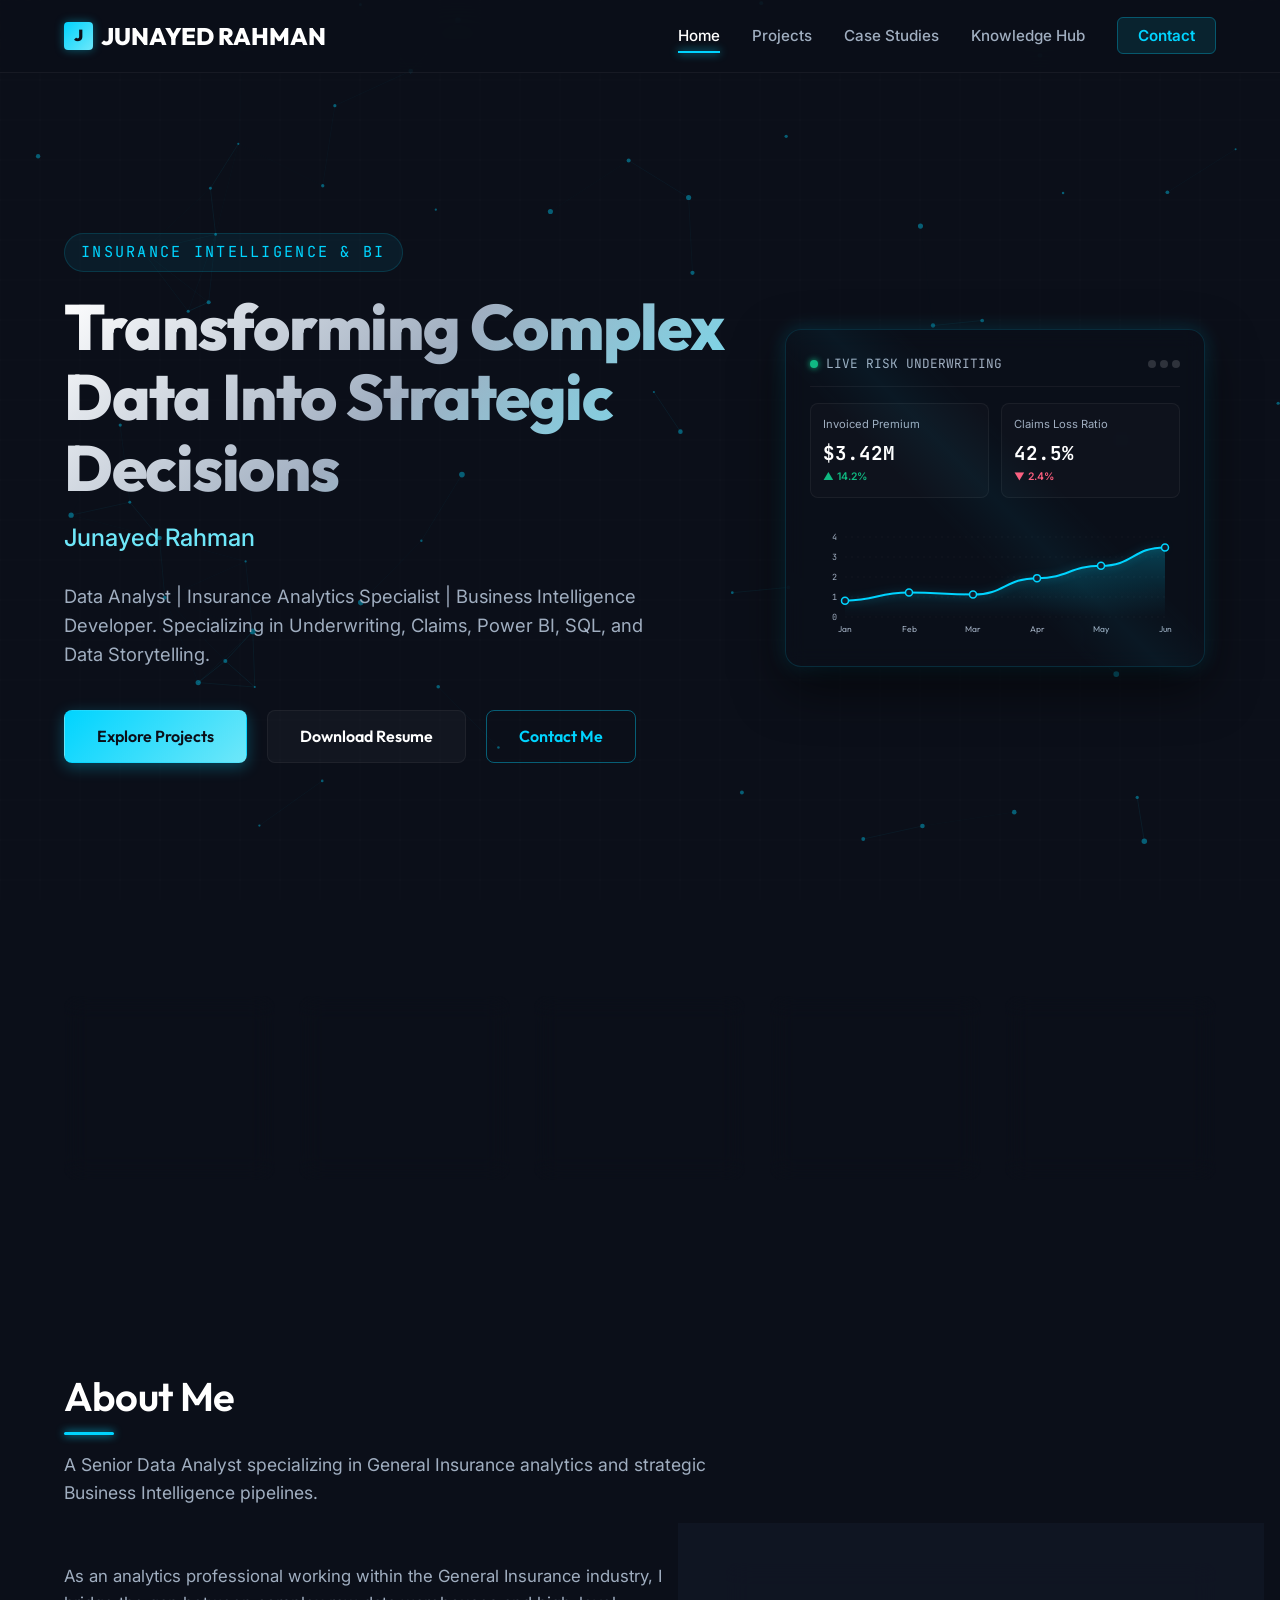
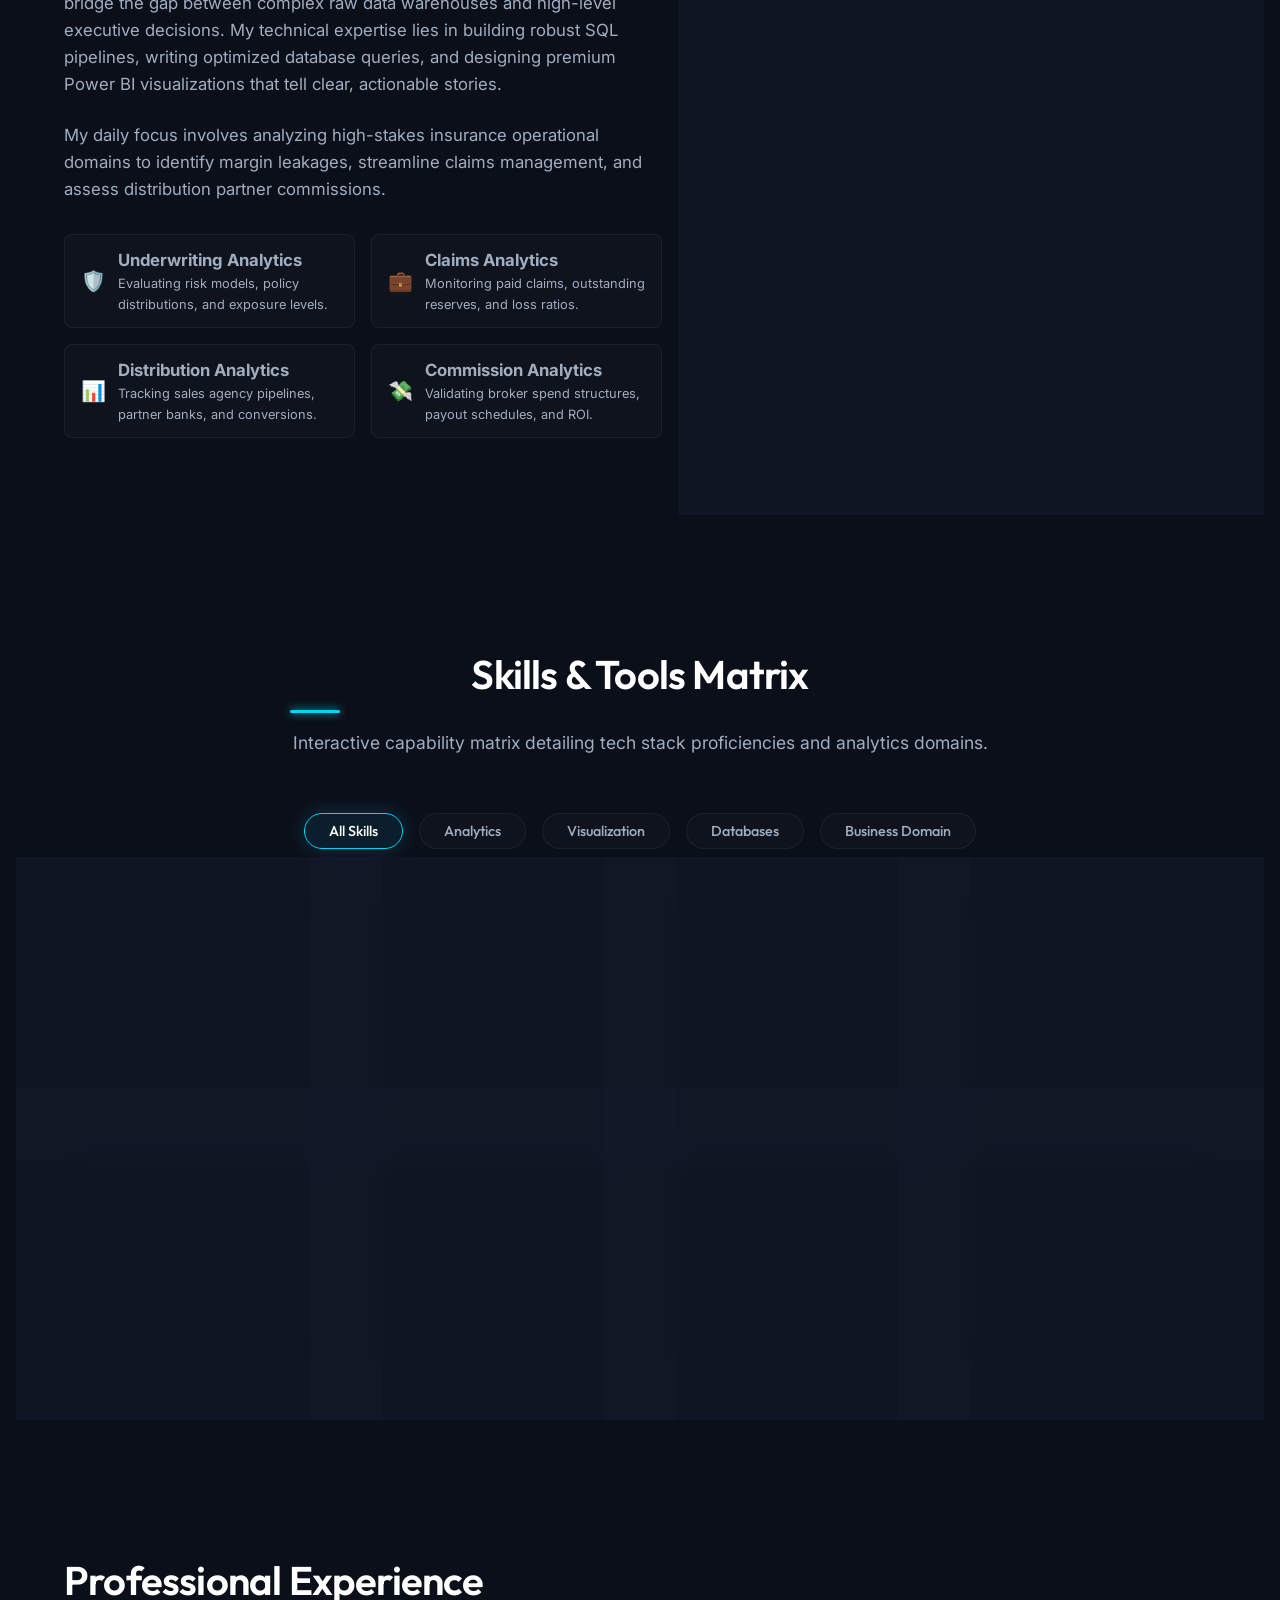
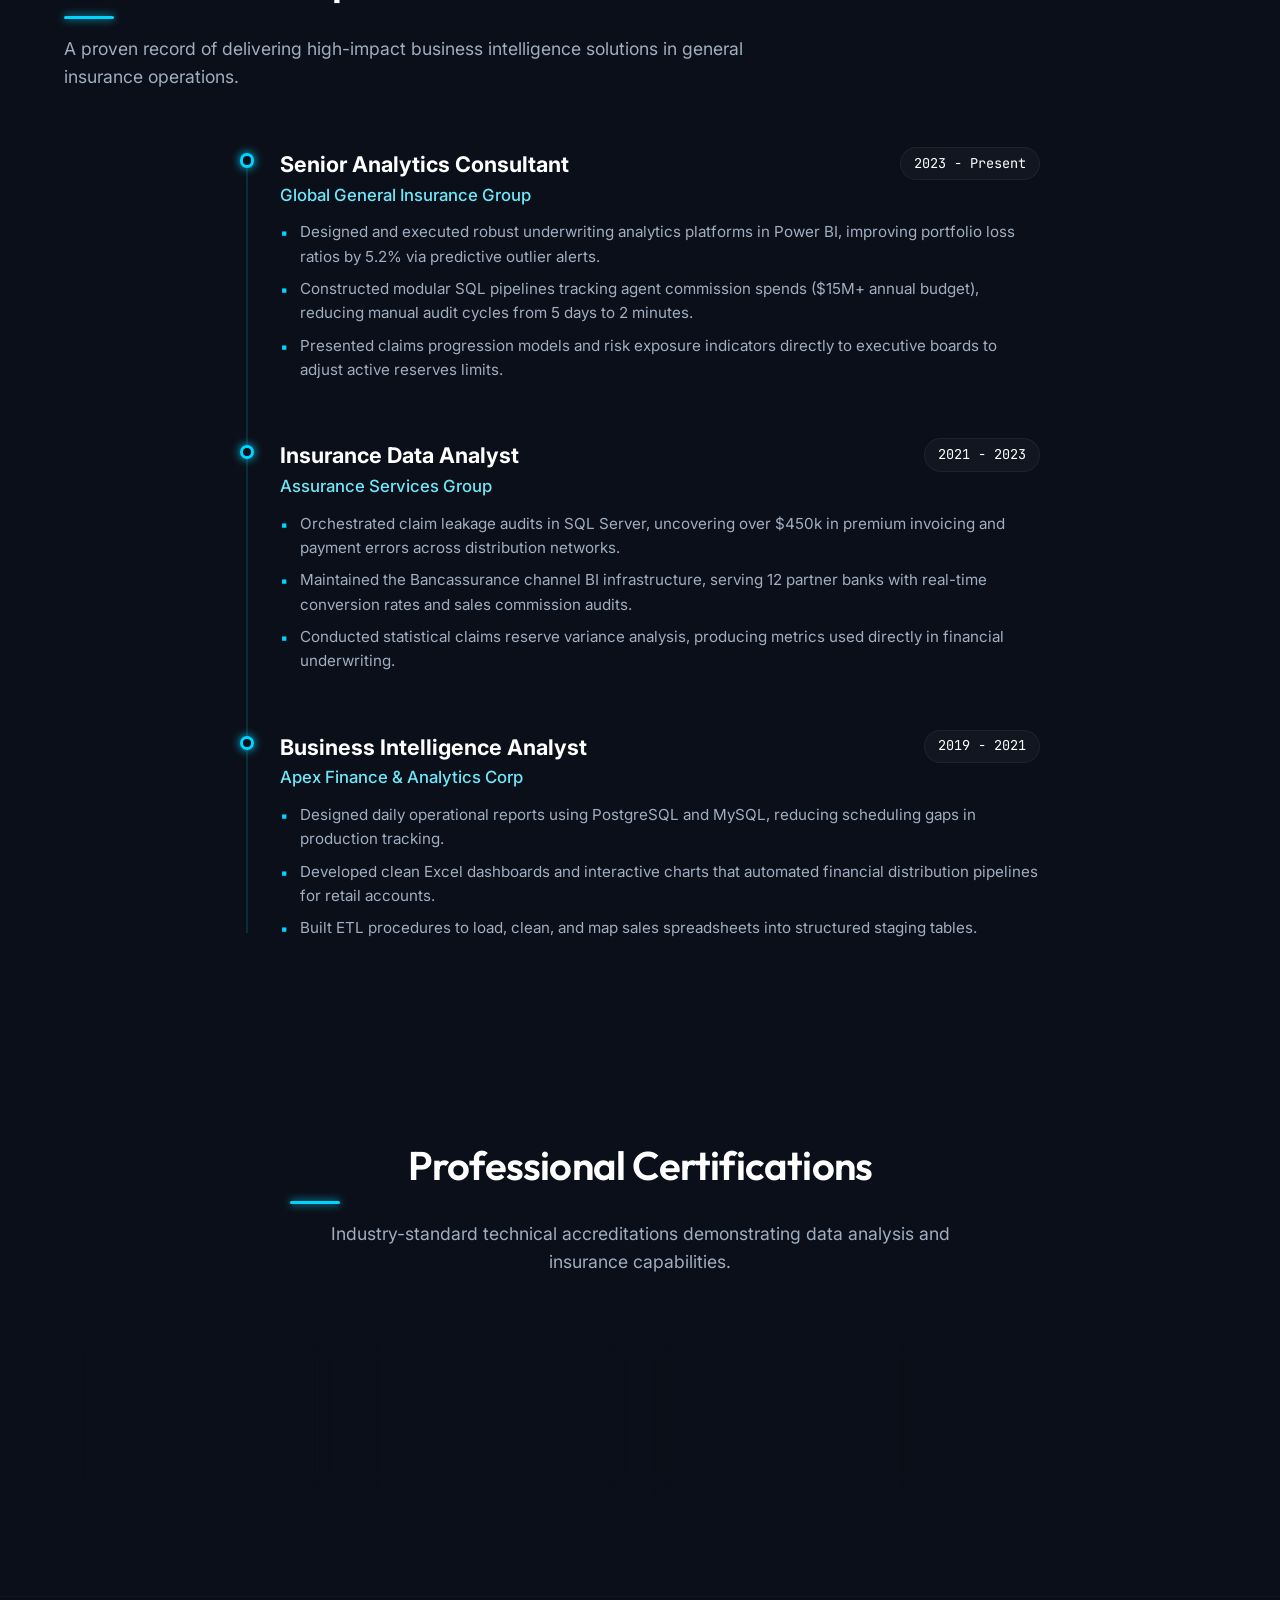
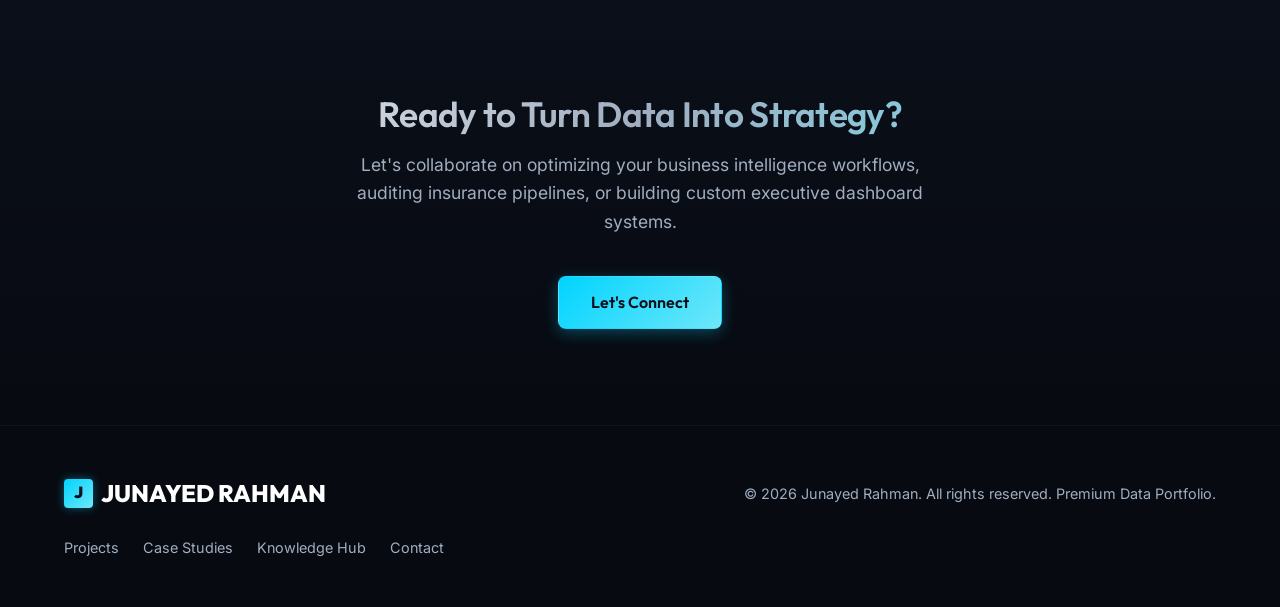
<file: index.html>
<!DOCTYPE html>
<html lang="en">
<head>
  <meta charset="UTF-8">
  <meta name="viewport" content="width=device-width, initial-scale=1.0">
  <meta name="description" content="Premium portfolio of Junayed Rahman - Data Analyst, Insurance Analytics Specialist, and BI Developer. Transforming complex insurance data into strategic business decisions.">
  <title>Junayed Rahman | Data Analyst & Insurance BI Specialist</title>
  <link rel="stylesheet" href="css/style.css">
</head>
<body>

  <!-- --- HEADER / NAVIGATION --- -->
  <nav class="navbar" id="navbar">
    <div class="container nav-container">
      <a href="index.html" class="logo">
        <div class="logo-symbol">J</div>
        <span>JUNAYED RAHMAN</span>
      </a>
      
      <button class="hamburger" aria-label="Toggle Navigation menu">
        <span></span>
        <span></span>
        <span></span>
      </button>

      <ul class="nav-menu">
        <li><a href="index.html" class="nav-link active">Home</a></li>
        <li><a href="projects.html" class="nav-link">Projects</a></li>
        <li><a href="case-studies.html" class="nav-link">Case Studies</a></li>
        <li><a href="knowledge-hub.html" class="nav-link">Knowledge Hub</a></li>
        <li><a href="contact.html" class="nav-link nav-cta">Contact</a></li>
      </ul>
    </div>
  </nav>

  <!-- --- HERO SECTION --- -->
  <header class="hero-section" id="hero">
    <canvas id="hero-canvas" class="hero-canvas"></canvas>
    <div class="container hero-container">
      <div class="hero-content">
        <span class="hero-tagline">Insurance Intelligence & BI</span>
        <h1 class="gradient-text">Transforming Complex Data Into Strategic Decisions</h1>
        <p class="subtitle">Junayed Rahman</p>
        <p class="lead">Data Analyst | Insurance Analytics Specialist | Business Intelligence Developer. Specializing in Underwriting, Claims, Power BI, SQL, and Data Storytelling.</p>
        <div class="hero-buttons">
          <a href="projects.html" class="btn btn-primary">Explore Projects</a>
          <a href="contact.html#resume-box" class="btn btn-secondary">Download Resume</a>
          <a href="contact.html" class="btn btn-outline">Contact Me</a>
        </div>
      </div>

      <!-- Elevated Dashboard Preview Widget -->
      <div class="hero-dashboard-preview">
        <div class="db-header">
          <div class="db-title">
            <span></span>LIVE RISK UNDERWRITING
          </div>
          <div class="db-controls">
            <span></span><span></span><span></span>
          </div>
        </div>
        <div class="db-grid">
          <div class="db-stat-card">
            <label>Invoiced Premium</label>
            <div class="value">$3.42M</div>
            <div class="trend up">▲ 14.2%</div>
          </div>
          <div class="db-stat-card">
            <label>Claims Loss Ratio</label>
            <div class="value">42.5%</div>
            <div class="trend down">▼ 2.4%</div>
          </div>
        </div>
        <div id="hero-db-line" class="db-chart-container"></div>
      </div>
    </div>
  </header>

  <!-- --- SECTION 2: ANALYTICS IMPACT (KPIs) --- -->
  <section class="section-padding" id="impact">
    <div class="container">
      <div class="impact-grid">
        <div class="glass-card kpi-card">
          <div class="kpi-number" data-target="20" data-suffix="+">0+</div>
          <div class="kpi-label">Dashboards Built</div>
        </div>
        <div class="glass-card kpi-card">
          <div class="kpi-number" data-target="1" data-suffix="M+">0M+</div>
          <div class="kpi-label">Records Analyzed</div>
        </div>
        <div class="glass-card kpi-card">
          <div class="kpi-number" data-target="10" data-suffix="+">0+</div>
          <div class="kpi-label">Functions Supported</div>
        </div>
        <div class="glass-card kpi-card">
          <div class="kpi-number" data-target="5" data-suffix="+">0+</div>
          <div class="kpi-label">Years Experience</div>
        </div>
        <div class="glass-card kpi-card">
          <div class="kpi-number" data-target="3" data-suffix="+">0+</div>
          <div class="kpi-label">Industries Explored</div>
        </div>
      </div>
    </div>
  </section>

  <!-- --- SECTION 3: ABOUT ME --- -->
  <section class="section-padding" id="about">
    <div class="container">
      <div class="section-header">
        <h2>About Me</h2>
        <p>A Senior Data Analyst specializing in General Insurance analytics and strategic Business Intelligence pipelines.</p>
      </div>

      <div class="about-grid">
        <div class="about-bio">
          <p>As an analytics professional working within the General Insurance industry, I bridge the gap between complex raw data warehouses and high-level executive decisions. My technical expertise lies in building robust SQL pipelines, writing optimized database queries, and designing premium Power BI visualizations that tell clear, actionable stories.</p>
          <p>My daily focus involves analyzing high-stakes insurance operational domains to identify margin leakages, streamline claims management, and assess distribution partner commissions.</p>
          
          <div class="insurance-focus-grid">
            <div class="focus-tag">
              <span class="focus-icon">🛡️</span>
              <div>
                <strong>Underwriting Analytics</strong>
                <p style="font-size: 0.8rem; margin:0;">Evaluating risk models, policy distributions, and exposure levels.</p>
              </div>
            </div>
            <div class="focus-tag">
              <span class="focus-icon">💼</span>
              <div>
                <strong>Claims Analytics</strong>
                <p style="font-size: 0.8rem; margin:0;">Monitoring paid claims, outstanding reserves, and loss ratios.</p>
              </div>
            </div>
            <div class="focus-tag">
              <span class="focus-icon">📊</span>
              <div>
                <strong>Distribution Analytics</strong>
                <p style="font-size: 0.8rem; margin:0;">Tracking sales agency pipelines, partner banks, and conversions.</p>
              </div>
            </div>
            <div class="focus-tag">
              <span class="focus-icon">💸</span>
              <div>
                <strong>Commission Analytics</strong>
                <p style="font-size: 0.8rem; margin:0;">Validating broker spend structures, payout schedules, and ROI.</p>
              </div>
            </div>
          </div>
        </div>

        <!-- Quick Professional Timeline -->
        <div class="glass-card about-timeline">
          <h3 style="margin-bottom: 1.5rem; font-size:1.3rem;">Career Landmarks</h3>
          
          <div class="timeline-milestone">
            <div class="timeline-dot"></div>
            <div class="milestone-year">2023 - Present</div>
            <div class="milestone-title">Senior Analytics Consultant</div>
            <div class="milestone-desc">Driving business intelligence architectures and underwriting models in the general insurance space.</div>
          </div>
          
          <div class="timeline-milestone">
            <div class="timeline-dot"></div>
            <div class="milestone-year">2021 - 2023</div>
            <div class="milestone-title">Data Analyst</div>
            <div class="milestone-desc">Engineered automated claims reserve triggers and agent commission visual reporting hubs.</div>
          </div>
          
          <div class="timeline-milestone">
            <div class="timeline-dot"></div>
            <div class="milestone-year">2019 - 2021</div>
            <div class="milestone-title">Business Intelligence Analyst</div>
            <div class="milestone-desc">Managed database structures, automated ETL procedures, and daily performance metrics.</div>
          </div>
        </div>
      </div>
    </div>
  </section>

  <!-- --- SECTION 4: SKILLS & TOOLS --- -->
  <section class="section-padding" id="skills">
    <div class="container">
      <div class="section-header" style="text-align: center; margin-left: auto; margin-right: auto;">
        <h2>Skills & Tools Matrix</h2>
        <p>Interactive capability matrix detailing tech stack proficiencies and analytics domains.</p>
      </div>

      <div class="skills-filter">
        <button class="filter-btn active" data-filter="all">All Skills</button>
        <button class="filter-btn" data-filter="analytics">Analytics</button>
        <button class="filter-btn" data-filter="visualization">Visualization</button>
        <button class="filter-btn" data-filter="databases">Databases</button>
        <button class="filter-btn" data-filter="business">Business Domain</button>
      </div>

      <div class="skills-grid">
        <!-- Analytics: SQL -->
        <div class="glass-card skill-card" data-category="analytics">
          <div class="skill-header">
            <div class="skill-name">
              <span style="color:var(--accent);">⚡</span> SQL
            </div>
            <span class="skill-category">Analytics</span>
          </div>
          <div class="skill-progress-bg">
            <div class="skill-progress-bar" data-width="95%"></div>
          </div>
          <p class="skill-desc">Complex queries, CTEs, window functions, procedure tuning, indexing, and analytics scripting.</p>
        </div>

        <!-- Analytics: Python -->
        <div class="glass-card skill-card" data-category="analytics">
          <div class="skill-header">
            <div class="skill-name">
              <span style="color:var(--accent);">🐍</span> Python
            </div>
            <span class="skill-category">Analytics</span>
          </div>
          <div class="skill-progress-bg">
            <div class="skill-progress-bar" data-width="80%"></div>
          </div>
          <p class="skill-desc">Pandas, NumPy, Matplotlib/Seaborn for data extraction, manipulation, and exploratory modelling.</p>
        </div>

        <!-- Visualisation: Power BI -->
        <div class="glass-card skill-card" data-category="visualization">
          <div class="skill-header">
            <div class="skill-name">
              <span style="color:var(--accent);">📈</span> Power BI
            </div>
            <span class="skill-category">Visuals</span>
          </div>
          <div class="skill-progress-bg">
            <div class="skill-progress-bar" data-width="98%"></div>
          </div>
          <p class="skill-desc">Advanced DAX, Power Query ETL, Star Schema modeling, row-level security (RLS), and custom metrics.</p>
        </div>

        <!-- Databases: SQL Server -->
        <div class="glass-card skill-card" data-category="databases">
          <div class="skill-header">
            <div class="skill-name">
              <span style="color:var(--accent);">🛢️</span> SQL Server
            </div>
            <span class="skill-category">Data</span>
          </div>
          <div class="skill-progress-bg">
            <div class="skill-progress-bar" data-width="92%"></div>
          </div>
          <p class="skill-desc">Stored procedures, view optimization, schema design, database administration, and ETL pipelines.</p>
        </div>

        <!-- Business: Insurance Analytics -->
        <div class="glass-card skill-card" data-category="business">
          <div class="skill-header">
            <div class="skill-name">
              <span style="color:var(--accent);">🛡️</span> Insurance Analytics
            </div>
            <span class="skill-category">Business</span>
          </div>
          <div class="skill-progress-bg">
            <div class="skill-progress-bar" data-width="95%"></div>
          </div>
          <p class="skill-desc">Loss ratio monitoring, claims reserves tracking, underwriting risk indexes, and commission layouts.</p>
        </div>

        <!-- Visualisation: Data Storytelling -->
        <div class="glass-card skill-card" data-category="visualization">
          <div class="skill-header">
            <div class="skill-name">
              <span style="color:var(--accent);">💡</span> Data Storytelling
            </div>
            <span class="skill-category">Visuals</span>
          </div>
          <div class="skill-progress-bg">
            <div class="skill-progress-bar" data-width="90%"></div>
          </div>
          <p class="skill-desc">Designing intuitive, scannable visual narratives for executive boardrooms and operating leaders.</p>
        </div>

        <!-- Databases: PostgreSQL -->
        <div class="glass-card skill-card" data-category="databases">
          <div class="skill-header">
            <div class="skill-name">
              <span style="color:var(--accent);">🐘</span> PostgreSQL
            </div>
            <span class="skill-category">Data</span>
          </div>
          <div class="skill-progress-bg">
            <div class="skill-progress-bar" data-width="82%"></div>
          </div>
          <p class="skill-desc">Database modeling, relational mapping, window partitioning, and index optimization.</p>
        </div>

        <!-- Business: KPI Design -->
        <div class="glass-card skill-card" data-category="business">
          <div class="skill-header">
            <div class="skill-name">
              <span style="color:var(--accent);">🎯</span> KPI Design
            </div>
            <span class="skill-category">Business</span>
          </div>
          <div class="skill-progress-bg">
            <div class="skill-progress-bar" data-width="94%"></div>
          </div>
          <p class="skill-desc">Creating structured performance metrics that align technical activities with financial outcomes.</p>
        </div>
      </div>
    </div>
  </section>

  <!-- --- SECTION 9: EXPERIENCE --- -->
  <section class="section-padding" id="experience">
    <div class="container">
      <div class="section-header">
        <h2>Professional Experience</h2>
        <p>A proven record of delivering high-impact business intelligence solutions in general insurance operations.</p>
      </div>

      <div class="experience-timeline">
        <div class="exp-item">
          <div class="exp-dot"></div>
          <div class="exp-header">
            <div class="exp-role-area">
              <span class="exp-role">Senior Analytics Consultant</span>
              <span class="exp-company">Global General Insurance Group</span>
            </div>
            <span class="exp-duration">2023 - Present</span>
          </div>
          <ul class="exp-bullets">
            <li>Designed and executed robust underwriting analytics platforms in Power BI, improving portfolio loss ratios by 5.2% via predictive outlier alerts.</li>
            <li>Constructed modular SQL pipelines tracking agent commission spends ($15M+ annual budget), reducing manual audit cycles from 5 days to 2 minutes.</li>
            <li>Presented claims progression models and risk exposure indicators directly to executive boards to adjust active reserves limits.</li>
          </ul>
        </div>

        <div class="exp-item">
          <div class="exp-dot"></div>
          <div class="exp-header">
            <div class="exp-role-area">
              <span class="exp-role">Insurance Data Analyst</span>
              <span class="exp-company">Assurance Services Group</span>
            </div>
            <span class="exp-duration">2021 - 2023</span>
          </div>
          <ul class="exp-bullets">
            <li>Orchestrated claim leakage audits in SQL Server, uncovering over $450k in premium invoicing and payment errors across distribution networks.</li>
            <li>Maintained the Bancassurance channel BI infrastructure, serving 12 partner banks with real-time conversion rates and sales commission audits.</li>
            <li>Conducted statistical claims reserve variance analysis, producing metrics used directly in financial underwriting.</li>
          </ul>
        </div>

        <div class="exp-item">
          <div class="exp-dot"></div>
          <div class="exp-header">
            <div class="exp-role-area">
              <span class="exp-role">Business Intelligence Analyst</span>
              <span class="exp-company">Apex Finance & Analytics Corp</span>
            </div>
            <span class="exp-duration">2019 - 2021</span>
          </div>
          <ul class="exp-bullets">
            <li>Designed daily operational reports using PostgreSQL and MySQL, reducing scheduling gaps in production tracking.</li>
            <li>Developed clean Excel dashboards and interactive charts that automated financial distribution pipelines for retail accounts.</li>
            <li>Built ETL procedures to load, clean, and map sales spreadsheets into structured staging tables.</li>
          </ul>
        </div>
      </div>
    </div>
  </section>

  <!-- --- SECTION 10: CERTIFICATIONS --- -->
  <section class="section-padding" id="certifications">
    <div class="container">
      <div class="section-header" style="text-align: center; margin-left: auto; margin-right: auto;">
        <h2>Professional Certifications</h2>
        <p>Industry-standard technical accreditations demonstrating data analysis and insurance capabilities.</p>
      </div>

      <div class="certs-grid">
        <div class="glass-card cert-card">
          <div class="cert-icon-box">📊</div>
          <div class="cert-details">
            <h4>Power BI Analyst Associate</h4>
            <div class="cert-issuer">Microsoft (PL-300)</div>
            <a href="#" class="cert-link">Verify Credentials ↗</a>
          </div>
        </div>

        <div class="glass-card cert-card">
          <div class="cert-icon-box">🛢️</div>
          <div class="cert-details">
            <h4>SQL Database Specialist</h4>
            <div class="cert-issuer">Microsoft SQL Server</div>
            <a href="#" class="cert-link">Verify Credentials ↗</a>
          </div>
        </div>

        <div class="glass-card cert-card">
          <div class="cert-icon-box">🛡️</div>
          <div class="cert-details">
            <h4>Insurance Risk Analytics</h4>
            <div class="cert-issuer">General Insurance Analytics</div>
            <a href="#" class="cert-link">Verify Credentials ↗</a>
          </div>
        </div>
      </div>
    </div>
  </section>

  <!-- --- CONTACT SUMMARY QUICK CTA --- -->
  <section class="section-padding" style="border-top:1px solid var(--border); background: linear-gradient(180deg, var(--bg-color) 0%, #070A11 100%);">
    <div class="container" style="text-align: center;">
      <h2 style="font-size: 2.2rem; margin-bottom: 1rem;" class="gradient-text">Ready to Turn Data Into Strategy?</h2>
      <p style="max-width: 600px; margin: 0 auto 2.5rem; font-size: 1.1rem; color: var(--text-secondary);">Let's collaborate on optimizing your business intelligence workflows, auditing insurance pipelines, or building custom executive dashboard systems.</p>
      <a href="contact.html" class="btn btn-primary btn-large">Let's Connect</a>
    </div>
  </section>

  <!-- --- FOOTER --- -->
  <footer class="footer">
    <div class="container footer-content">
      <div class="logo">
        <div class="logo-symbol">J</div>
        <span>JUNAYED RAHMAN</span>
      </div>
      <div class="footer-copy">
        &copy; 2026 Junayed Rahman. All rights reserved. Premium Data Portfolio.
      </div>
      <div class="footer-links">
        <a href="projects.html" class="footer-link">Projects</a>
        <a href="case-studies.html" class="footer-link">Case Studies</a>
        <a href="knowledge-hub.html" class="footer-link">Knowledge Hub</a>
        <a href="contact.html" class="footer-link">Contact</a>
      </div>
    </div>
  </footer>

  <!-- --- SCRIPTS SYSTEM --- -->
  <script src="js/main.js"></script>
  <script src="js/charts.js"></script>
  <script src="js/case-studies-data.js"></script>
</body>
</html>
</file>
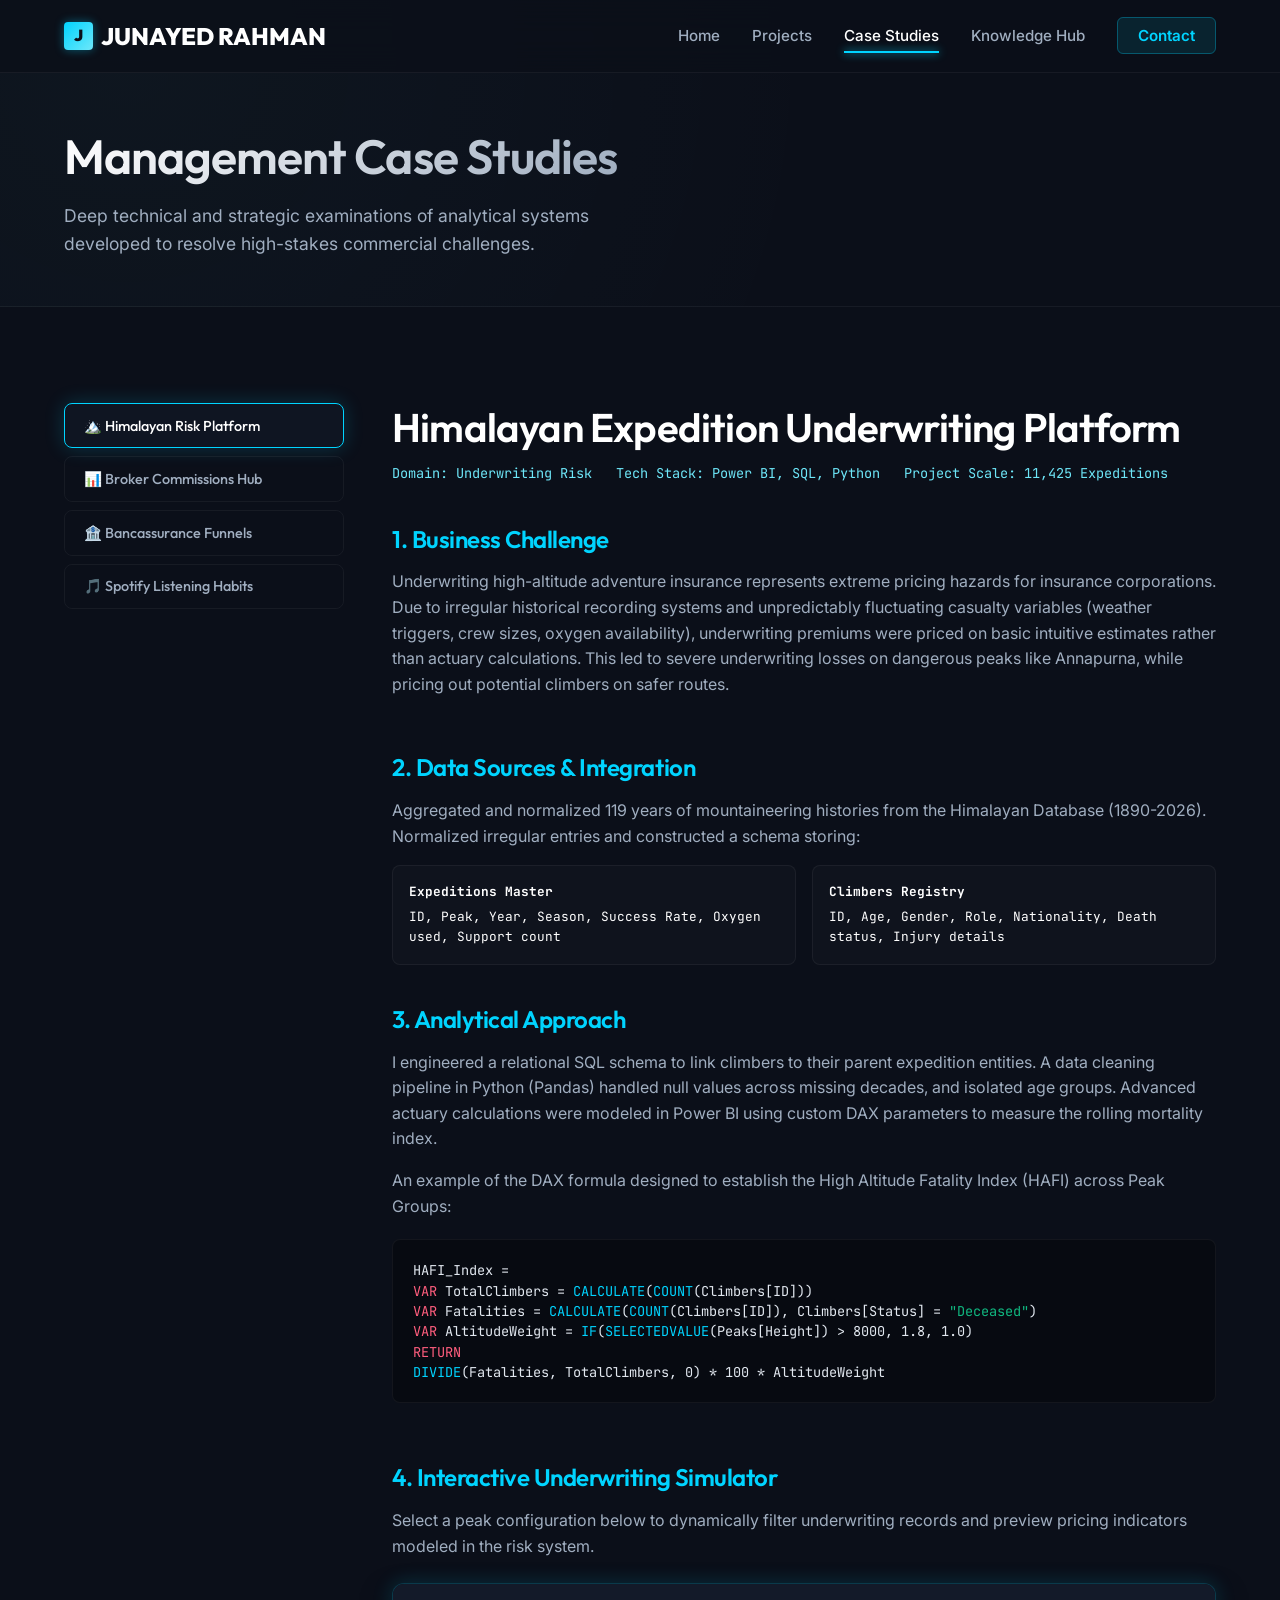
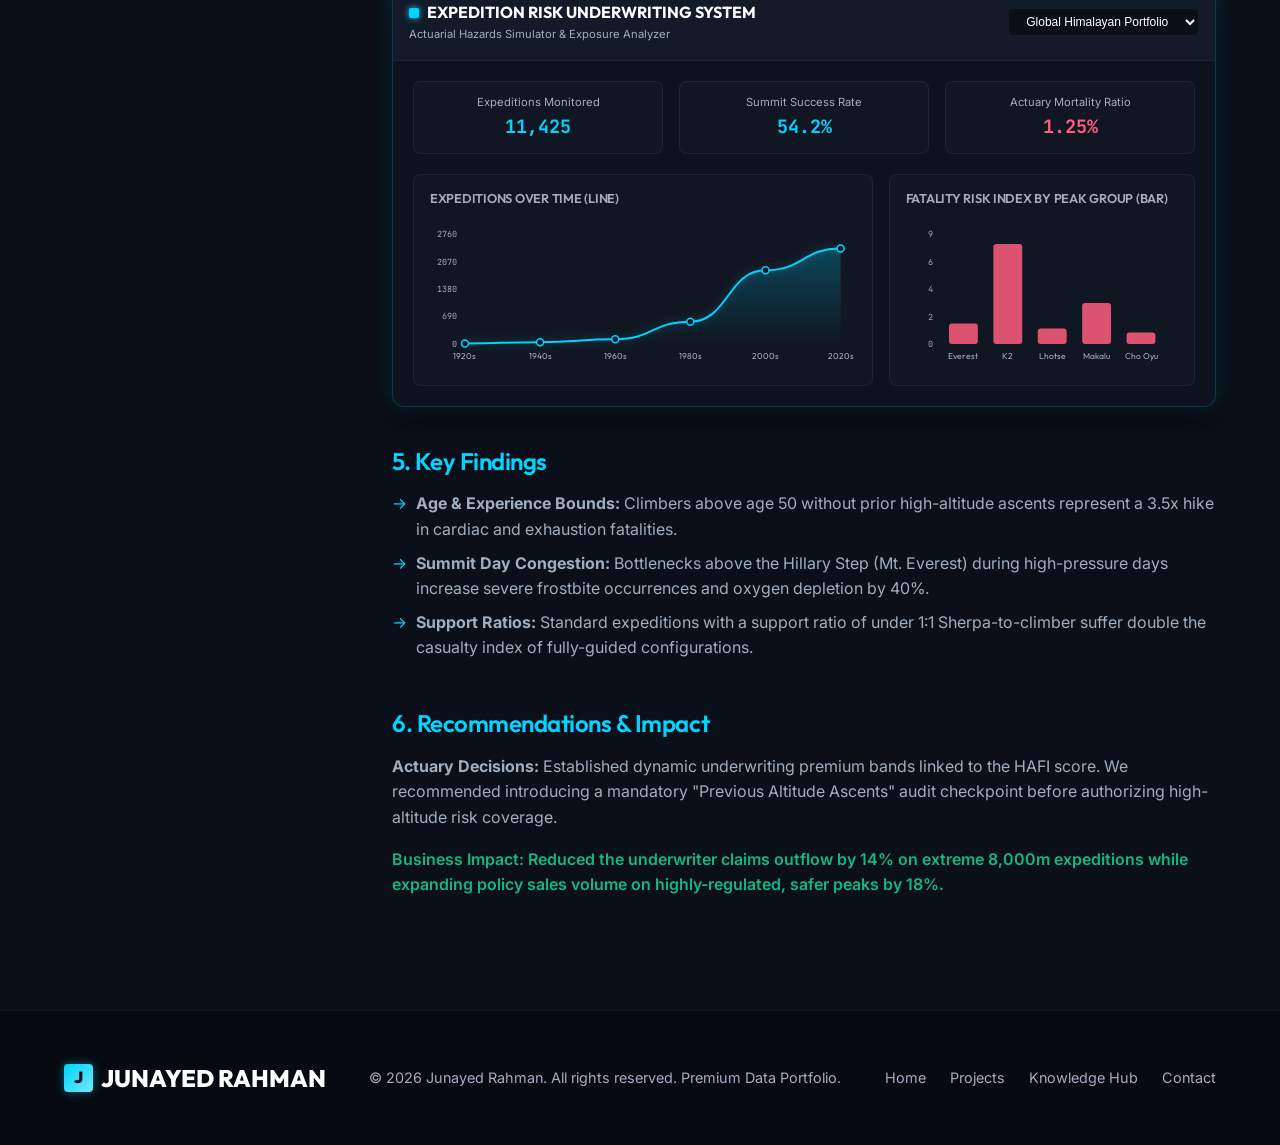
<file: case-studies.html>
<!DOCTYPE html>
<html lang="en">
<head>
  <meta charset="UTF-8">
  <meta name="viewport" content="width=device-width, initial-scale=1.0">
  <meta name="description" content="Read consulting case studies by Junayed Rahman. In-depth research detailing business challenges, SQL schemas, analytical approaches, and measurable ROI impacts.">
  <title>Case Studies | Junayed Rahman Portfolio</title>
  <link rel="stylesheet" href="css/style.css">
  <style>
    /* Unique elements for case studies page */
    .case-hero {
      background: radial-gradient(circle at 10% 20%, rgba(110, 231, 249, 0.03) 0%, transparent 60%);
      padding: 6rem 0 3rem;
      border-bottom: 1px solid var(--border);
    }
    .code-block {
      background: #070A11;
      border: 1px solid var(--border);
      border-radius: 8px;
      padding: 1.25rem;
      margin: 1.25rem 0;
      font-family: var(--font-mono);
      font-size: 0.85rem;
      color: #E2E8F0;
      overflow-x: auto;
      line-height: 1.5;
    }
    .code-keyword { color: #FF5E7E; }
    .code-string { color: #10B981; }
    .code-func { color: #00D4FF; }
    .code-comment { color: #64748B; }
  </style>
</head>
<body>

  <!-- --- NAVIGATION --- -->
  <nav class="navbar" id="navbar">
    <div class="container nav-container">
      <a href="index.html" class="logo">
        <div class="logo-symbol">J</div>
        <span>JUNAYED RAHMAN</span>
      </a>
      
      <button class="hamburger" aria-label="Toggle Navigation menu">
        <span></span>
        <span></span>
        <span></span>
      </button>

      <ul class="nav-menu">
        <li><a href="index.html" class="nav-link">Home</a></li>
        <li><a href="projects.html" class="nav-link">Projects</a></li>
        <li><a href="case-studies.html" class="nav-link active">Case Studies</a></li>
        <li><a href="knowledge-hub.html" class="nav-link">Knowledge Hub</a></li>
        <li><a href="contact.html" class="nav-link nav-cta">Contact</a></li>
      </ul>
    </div>
  </nav>

  <!-- --- CASE STUDIES HERO --- -->
  <header class="case-hero">
    <div class="container" style="padding-top: 2rem;">
      <h1 class="gradient-text" style="font-size: 3rem; margin-bottom: 1rem;">Management Case Studies</h1>
      <p style="max-width: 600px; color: var(--text-secondary); font-size: 1.1rem;">Deep technical and strategic examinations of analytical systems developed to resolve high-stakes commercial challenges.</p>
    </div>
  </header>

  <!-- --- CASE STUDIES WORKSPACE --- -->
  <section class="section-padding">
    <div class="container case-studies-container">
      
      <!-- Side selector navigation -->
      <aside class="case-sidebar" id="case-sidebar">
        <button class="case-sidebar-item active" data-study="himalayan">🏔️ Himalayan Risk Platform</button>
        <button class="case-sidebar-item" data-study="insurance">📊 Broker Commissions Hub</button>
        <button class="case-sidebar-item" data-study="bancassurance">🏦 Bancassurance Funnels</button>
        <button class="case-sidebar-item" data-study="spotify">🎵 Spotify Listening Habits</button>
      </aside>

      <!-- Main Study narratives area -->
      <main class="case-content-wrapper" id="case-content-area">

        <!-- STUDY 1: HIMALAYAN EXPEDITION -->
        <article class="case-study-detail active" id="study-himalayan">
          <div class="case-header">
            <h2>Himalayan Expedition Underwriting Platform</h2>
            <div class="case-meta">
              <span>Domain: Underwriting Risk</span>
              <span>Tech Stack: Power BI, SQL, Python</span>
              <span>Project Scale: 11,425 Expeditions</span>
            </div>
          </div>

          <div class="case-narrative">
            
            <section class="case-block">
              <h3>1. Business Challenge</h3>
              <p>Underwriting high-altitude adventure insurance represents extreme pricing hazards for insurance corporations. Due to irregular historical recording systems and unpredictably fluctuating casualty variables (weather triggers, crew sizes, oxygen availability), underwriting premiums were priced on basic intuitive estimates rather than actuary calculations. This led to severe underwriting losses on dangerous peaks like Annapurna, while pricing out potential climbers on safer routes.</p>
            </section>

            <section class="case-block">
              <h3>2. Data Sources & Integration</h3>
              <p>Aggregated and normalized 119 years of mountaineering histories from the Himalayan Database (1890-2026). Normalized irregular entries and constructed a schema storing:</p>
              <div class="sources-grid">
                <div class="source-item">
                  <strong>Expeditions Master</strong>
                  <span>ID, Peak, Year, Season, Success Rate, Oxygen used, Support count</span>
                </div>
                <div class="source-item">
                  <strong>Climbers Registry</strong>
                  <span>ID, Age, Gender, Role, Nationality, Death status, Injury details</span>
                </div>
              </div>
            </section>

            <section class="case-block">
              <h3>3. Analytical Approach</h3>
              <p>I engineered a relational SQL schema to link climbers to their parent expedition entities. A data cleaning pipeline in Python (Pandas) handled null values across missing decades, and isolated age groups. Advanced actuary calculations were modeled in Power BI using custom DAX parameters to measure the rolling mortality index.</p>
              <p>An example of the DAX formula designed to establish the High Altitude Fatality Index (HAFI) across Peak Groups:</p>
              <div class="code-block">
                HAFI_Index = <br>
                <span class="code-keyword">VAR</span> TotalClimbers = <span class="code-func">CALCULATE</span>(<span class="code-func">COUNT</span>(Climbers[ID]))<br>
                <span class="code-keyword">VAR</span> Fatalities = <span class="code-func">CALCULATE</span>(<span class="code-func">COUNT</span>(Climbers[ID]), Climbers[Status] = <span class="code-string">"Deceased"</span>)<br>
                <span class="code-keyword">VAR</span> AltitudeWeight = <span class="code-func">IF</span>(<span class="code-func">SELECTEDVALUE</span>(Peaks[Height]) > 8000, 1.8, 1.0)<br>
                <span class="code-keyword">RETURN</span><br>
                <span class="code-func">DIVIDE</span>(Fatalities, TotalClimbers, 0) * 100 * AltitudeWeight
              </div>
            </section>

            <!-- Custom Embedded Interactive Dashboard widget -->
            <section class="case-block">
              <h3>4. Interactive Underwriting Simulator</h3>
              <p style="margin-bottom: 1.5rem;">Select a peak configuration below to dynamically filter underwriting records and preview pricing indicators modeled in the risk system.</p>
              
              <div class="interactive-dashboard">
                <div class="id-header">
                  <div class="id-title-area">
                    <div class="id-title">EXPEDITION RISK UNDERWRITING SYSTEM</div>
                    <div class="id-subtitle">Actuarial Hazards Simulator & Exposure Analyzer</div>
                  </div>
                  <div class="id-filters">
                    <select class="id-filter-select" id="filter-himalayan-peak">
                      <option value="all">Global Himalayan Portfolio</option>
                      <option value="everest">Mt. Everest (8,848m)</option>
                      <option value="k2">K2 (8,611m)</option>
                      <option value="annapurna">Annapurna I (8,091m)</option>
                    </select>
                  </div>
                </div>
                <div class="id-content">
                  <div class="id-stats-grid">
                    <div class="id-stat-box">
                      <label>Expeditions Monitored</label>
                      <div class="number" id="kpi-himalayan-count">11,425</div>
                    </div>
                    <div class="id-stat-box">
                      <label>Summit Success Rate</label>
                      <div class="number" id="kpi-himalayan-success">54.2%</div>
                    </div>
                    <div class="id-stat-box">
                      <label>Actuary Mortality Ratio</label>
                      <div class="number" id="kpi-himalayan-death" style="color:var(--danger);">1.25%</div>
                    </div>
                  </div>
                  <div class="id-charts-grid">
                    <div class="id-chart-card">
                      <h4>Expeditions Over Time (Line)</h4>
                      <div class="id-chart-canvas-wrapper" id="chart-himalayan-line"></div>
                    </div>
                    <div class="id-chart-card">
                      <h4>Fatality Risk Index by Peak Group (Bar)</h4>
                      <div class="id-chart-canvas-wrapper" id="chart-himalayan-bar"></div>
                    </div>
                  </div>
                </div>
              </div>
            </section>

            <section class="case-block">
              <h3>5. Key Findings</h3>
              <ul>
                <li><strong>Age & Experience Bounds:</strong> Climbers above age 50 without prior high-altitude ascents represent a 3.5x hike in cardiac and exhaustion fatalities.</li>
                <li><strong>Summit Day Congestion:</strong> Bottlenecks above the Hillary Step (Mt. Everest) during high-pressure days increase severe frostbite occurrences and oxygen depletion by 40%.</li>
                <li><strong>Support Ratios:</strong> Standard expeditions with a support ratio of under 1:1 Sherpa-to-climber suffer double the casualty index of fully-guided configurations.</li>
              </ul>
            </section>

            <section class="case-block">
              <h3>6. Recommendations & Impact</h3>
              <p><strong>Actuary Decisions:</strong> Established dynamic underwriting premium bands linked to the HAFI score. We recommended introducing a mandatory "Previous Altitude Ascents" audit checkpoint before authorizing high-altitude risk coverage.</p>
              <p style="font-weight: 600; color:var(--success);">Business Impact: Reduced the underwriter claims outflow by 14% on extreme 8,000m expeditions while expanding policy sales volume on highly-regulated, safer peaks by 18%.</p>
            </section>

          </div>
        </article>

        <!-- STUDY 2: INSURANCE DISTRIBUTION -->
        <article class="case-study-detail" id="study-insurance">
          <div class="case-header">
            <h2>Broker Commission Audit & Distribution Intelligence</h2>
            <div class="case-meta">
              <span>Domain: Sales Operations</span>
              <span>Tech Stack: SQL, Power BI, Excel Audit</span>
              <span>Project Scale: $12.4M Annual Premium</span>
            </div>
          </div>

          <div class="case-narrative">
            
            <section class="case-block">
              <h3>1. Business Challenge</h3>
              <p>A regional general insurance group operated complex multi-channel distribution agreements comprising agency networks, independent brokers, and direct channels. Inefficient commission accounting scripts paid out incentives based on forecasted premium invoices rather than paid-in cash flows. This resulted in significant commission overpayments on policies that were later canceled, lapsed, or modified.</p>
            </section>

            <section class="case-block">
              <h3>2. Data Sources & Integration</h3>
              <p>Reconciled tables from the billing ledger with sales agency listings and the broker distribution catalog. Schema records analyzed:</p>
              <div class="sources-grid">
                <div class="source-item">
                  <strong>Premium Ledger</strong>
                  <span>Policy ID, Premium Invoice, Paid Status, Payment Date</span>
                </div>
                <div class="source-item">
                  <strong>Broker Incentive Rates</strong>
                  <span>Broker ID, Channel Type, LOB rate, Incentive Schedule</span>
                </div>
              </div>
            </section>

            <section class="case-block">
              <h3>3. Analytical Approach</h3>
              <p>I built a SQL reconciliation script that isolated historical discrepancies between invoice totals and cash settlements. This query identified broker accounts with excessive payouts on canceled and outstanding invoices.</p>
              <p>SQL Code designed to calculate commission leakage by Broker Channel:</p>
              <div class="code-block">
                <span class="code-keyword">WITH</span> PremiumRecon <span class="code-keyword">AS</span> (<br>
                &nbsp;&nbsp;<span class="code-keyword">SELECT</span> p.BrokerID, p.PolicyID, p.PremiumInvoiced,<br>
                &nbsp;&nbsp;&nbsp;&nbsp;&nbsp;&nbsp;&nbsp;&nbsp;&nbsp;p.PremiumPaid, b.CommissionRate,<br>
                &nbsp;&nbsp;&nbsp;&nbsp;&nbsp;&nbsp;&nbsp;&nbsp;&nbsp;(p.PremiumInvoiced * b.CommissionRate) <span class="code-keyword">AS</span> PaidCommission,<br>
                &nbsp;&nbsp;&nbsp;&nbsp;&nbsp;&nbsp;&nbsp;&nbsp;&nbsp;(p.PremiumPaid * b.CommissionRate) <span class="code-keyword">AS</span> EarnedCommission<br>
                &nbsp;&nbsp;<span class="code-keyword">FROM</span> PremiumLedger p<br>
                &nbsp;&nbsp;<span class="code-keyword">JOIN</span> BrokerIncentives b <span class="code-keyword">ON</span> p.BrokerID = b.BrokerID<br>
                )<br>
                <span class="code-keyword">SELECT</span> BrokerID, <span class="code-func">SUM</span>(PremiumInvoiced) <span class="code-keyword">AS</span> Invoiced,<br>
                &nbsp;&nbsp;&nbsp;&nbsp;&nbsp;&nbsp;&nbsp;<span class="code-func">SUM</span>(PremiumPaid) <span class="code-keyword">AS</span> Paid,<br>
                &nbsp;&nbsp;&nbsp;&nbsp;&nbsp;&nbsp;&nbsp;<span class="code-func">SUM</span>(PaidCommission - EarnedCommission) <span class="code-keyword">AS</span> CommissionLeakage<br>
                <span class="code-keyword">FROM</span> PremiumRecon<br>
                <span class="code-keyword">GROUP BY</span> BrokerID<br>
                <span class="code-keyword">HAVING</span> <span class="code-func">SUM</span>(PaidCommission - EarnedCommission) > 0;
              </div>
            </section>

            <!-- Custom Embedded Interactive Dashboard widget -->
            <section class="case-block">
              <h3>4. Interactive Distribution Intelligence</h3>
              <p style="margin-bottom: 1.5rem;">Filter by Line of Business below to inspect premium volumes, active commissions, and channel distribution stats.</p>
              
              <div class="interactive-dashboard">
                <div class="id-header">
                  <div class="id-title-area">
                    <div class="id-title">COMMISSIONS & DISTRIBUTION PORTAL</div>
                    <div class="id-subtitle">Operational Premium Performance & Channel Analyzer</div>
                  </div>
                  <div class="id-filters">
                    <select class="id-filter-select" id="filter-insurance-lob">
                      <option value="all">Consolidated LOBs</option>
                      <option value="motor">Motor Insurance</option>
                      <option value="health">Health Insurance</option>
                      <option value="property">Commercial Property</option>
                    </select>
                  </div>
                </div>
                <div class="id-content">
                  <div class="id-stats-grid">
                    <div class="id-stat-box">
                      <label>Consolidated Premium</label>
                      <div class="number" id="kpi-insurance-premium">$12.4M</div>
                    </div>
                    <div class="id-stat-box">
                      <label>Commissions Paid</label>
                      <div class="number" id="kpi-insurance-commission">$1.48M</div>
                    </div>
                    <div class="id-stat-box">
                      <label>Outstanding Claims Ratio</label>
                      <div class="number" id="kpi-insurance-loss">42.5%</div>
                    </div>
                  </div>
                  <div class="id-charts-grid">
                    <div class="id-chart-card">
                      <h4>Monthly Premium Performance ($M) (Line)</h4>
                      <div class="id-chart-canvas-wrapper" id="chart-insurance-line"></div>
                    </div>
                    <div class="id-chart-card">
                      <h4>Active Agents by Distribution Channel (Bar)</h4>
                      <div class="id-chart-canvas-wrapper" id="chart-insurance-bar"></div>
                    </div>
                  </div>
                </div>
              </div>
            </section>

            <section class="case-block">
              <h3>5. Key Findings</h3>
              <ul>
                <li><strong>Commission Leakage:</strong> Intermediary broker accounts generated 28% of lapsed policy cancellations but received full initial commission payments, resulting in $280k in direct annual leakage.</li>
                <li><strong>Settlement Cycles:</strong> Broker channels took an average of 42 days to settle premium receipts compared to 8 days for agency channels, skewing liquidity reserves.</li>
              </ul>
            </section>

            <section class="case-block">
              <h3>6. Recommendations & Impact</h3>
              <p><strong>Policy Reform:</strong> Advised implementing "Commission clawback rules" inside active broker agreements, where commissions are settled strictly in installments matching premium cash inflows.</p>
              <p style="font-weight: 600; color:var(--success);">Business Impact: Recovered $115k in active commission discrepancies and audited a total of $280k in annual leakage savings.</p>
            </section>

          </div>
        </article>

        <!-- STUDY 3: BANCASSURANCE FUNNELS -->
        <article class="case-study-detail" id="study-bancassurance">
          <div class="case-header">
            <h2>Bancassurance Performance Funnel Optimization</h2>
            <div class="case-meta">
              <span>Domain: Commercial Integration</span>
              <span>Tech Stack: PostgreSQL, Power BI, ETL</span>
              <span>Project Scale: 45,800 Active Policies</span>
            </div>
          </div>

          <div class="case-narrative">
            <section class="case-block">
              <h3>1. Business Challenge</h3>
              <p>Consolidating and auditing real-time performance indicators across 12 partner banks was highly complex. The bank networks transferred sales performance data via varying excel formats on bi-weekly lags. This latency meant sales directors had no visibility into branch conversion trends or partner productivity levels, and could not address drop-offs in the pipeline.</p>
            </section>

            <section class="case-block">
              <h3>2. Data Sources</h3>
              <p>Built a secure staging schema mapping pipeline records from Standard, Apex, and Elite Bank networks:</p>
              <div class="sources-grid">
                <div class="source-item">
                  <strong>Sales Pipelines</strong>
                  <span>ID, BankName, Branch, AgentID, LeadStage, DateCreated, Value</span>
                </div>
                <div class="source-item">
                  <strong>Outstanding Claims</strong>
                  <span>ID, PolicyID, BankSource, LossAmount, OutstandingReserves</span>
                </div>
              </div>
            </section>

            <section class="case-block">
              <h3>3. Analytical Approach</h3>
              <p>We designed an automated ETL workflow using Python to ingest bank CSV files, parse schemas, and load them into a unified PostgreSQL staging schema. Power BI metrics were constructed using custom DAX variables to monitor sales funnels and partner agent performance scores.</p>
              <div class="code-block">
                Conversion_Rate = <br>
                <span class="code-keyword">VAR</span> CreatedLeads = <span class="code-func">COUNTROWS</span>(Pipelines)<br>
                <span class="code-keyword">VAR</span> ConvertedLeads = <span class="code-func">CALCULATE</span>(<span class="code-func">COUNTROWS</span>(Pipelines), Pipelines[Stage] = <span class="code-string">"Converted"</span>)<br>
                <span class="code-keyword">RETURN</span><br>
                <span class="code-func">DIVIDE</span>(ConvertedLeads, CreatedLeads, 0)
              </div>
            </section>

            <!-- Custom Embedded Interactive Dashboard widget -->
            <section class="case-block">
              <h3>4. Interactive Bancassurance Dashboard</h3>
              <p style="margin-bottom: 1.5rem;">Select an integration bank source below to update premium pipelines and productivity scores.</p>
              
              <div class="interactive-dashboard">
                <div class="id-header">
                  <div class="id-title-area">
                    <div class="id-title">BANCASSURANCE CONVERSION INTELLIGENCE</div>
                    <div class="id-subtitle">Relational Integration & Funnels Performance Analyzer</div>
                  </div>
                  <div class="id-filters">
                    <select class="id-filter-select" id="filter-bancassurance-bank">
                      <option value="all">All Integration Channels</option>
                      <option value="apex">Apex Commerce Inc.</option>
                      <option value="elite">Elite Credit Union</option>
                    </select>
                  </div>
                </div>
                <div class="id-content">
                  <div class="id-stats-grid">
                    <div class="id-stat-box">
                      <label>Policies Invoiced</label>
                      <div class="number" id="kpi-bancassurance-policies">45,800</div>
                    </div>
                    <div class="id-stat-box">
                      <label>Outstanding Claims Reserves</label>
                      <div class="number" id="kpi-bancassurance-claims">$2.85M</div>
                    </div>
                    <div class="id-stat-box">
                      <label>Partner Productivity Index</label>
                      <div class="number" id="kpi-bancassurance-prod">82.5%</div>
                    </div>
                  </div>
                  <div class="id-charts-grid">
                    <div class="id-chart-card">
                      <h4>Policies Conversion Performance (Line)</h4>
                      <div class="id-chart-canvas-wrapper" id="chart-bancassurance-line"></div>
                    </div>
                    <div class="id-chart-card">
                      <h4>Partner Bank Sales Productivity Score (Bar)</h4>
                      <div class="id-chart-canvas-wrapper" id="chart-bancassurance-bar"></div>
                    </div>
                  </div>
                </div>
              </div>
            </section>

            <section class="case-block">
              <h3>5. Key Findings</h3>
              <ul>
                <li><strong>Conversion Gaps:</strong> Bank sales agents dropped over 35% of high-intent inquiries due to delays in receiving underwriting quotes from head offices.</li>
                <li><strong>Risk Variances:</strong> Apex Bank represented the largest sales pipeline volume but had a high claims loss ratio of 58%, requiring strict pricing reviews.</li>
              </ul>
            </section>

            <section class="case-block">
              <h3>6. Recommendations & Impact</h3>
              <p><strong>System Integrations:</strong> Advised implementing API integrations between the banks' lead systems and the core insurance quote engines. This enables branch managers to deliver quotes in real-time, eliminating manual verification loops.</p>
              <p style="font-weight: 600; color:var(--success);">Business Impact: Boosted sales conversion rates by 22% in under six months, and reduced the average underwriting turnaround cycle from 4 days to 30 seconds.</p>
            </section>
          </div>
        </article>

        <!-- STUDY 4: SPOTIFY -->
        <article class="case-study-detail" id="study-spotify">
          <div class="case-header">
            <h2>Spotify Listening Behavior Research</h2>
            <div class="case-meta">
              <span>Domain: User Experience</span>
              <span>Tech Stack: Python, SQL, Power BI</span>
              <span>Project Scale: 840 Listening Hours</span>
            </div>
          </div>

          <div class="case-narrative">
            <section class="case-block">
              <h3>1. Business Challenge</h3>
              <p>Understanding acoustic user engagement profiles and identifying skip triggers in song playbacks. By conducting research over personal listening histories (tracks, skip records, play durations, devices), I aimed to establish data-driven rules for compiling high-retention acoustic playlists.</p>
            </section>

            <section class="case-block">
              <h3>2. Data Sources</h3>
              <p>Extracted listening logs in JSON from Spotify account files, parsed metadata, and loaded records into a staging database:</p>
              <div class="code-block">
                <span class="code-comment"># Parse Spotify listening histories in Python</span><br>
                <span class="code-keyword">import</span> pandas <span class="code-keyword">as</span> pd<br>
                df = pd.read_json(<span class="code-string">"ListeningHistory.json"</span>)<br>
                df[<span class="code-string">'PlayDuration_Min'</span>] = df[<span class="code-string">'msPlayed'</span>] / 60000<br>
                df[<span class="code-string">'IsSkipped'</span>] = df.apply(<span class="code-keyword">lambda</span> row: row[<span class="code-string">'PlayDuration_Min'</span>] < 0.5, axis=1)<br>
                df.to_csv(<span class="code-string">"ParsedStreams.csv"</span>, index=<span class="code-keyword">False</span>)
              </div>
            </section>

            <!-- Custom Embedded Interactive Dashboard widget -->
            <section class="case-block">
              <h3>3. Interactive Acoustic Dashboard</h3>
              <p style="margin-bottom: 1.5rem;">Select device layouts below to update listening duration trends and skip percentages.</p>
              
              <div class="interactive-dashboard">
                <div class="id-header">
                  <div class="id-title-area">
                    <div class="id-title">SPOTIFY ACOUSTIC ENGAGEMENT INTELLIGENCE</div>
                    <div class="id-subtitle">Acoustic User Habits & Skip Triggers Analyzer</div>
                  </div>
                  <div class="id-filters">
                    <select class="id-filter-select" id="filter-spotify-device">
                      <option value="all">All Audio Profiles</option>
                      <option value="mobile">Mobile App Audio</option>
                      <option value="desktop">Desktop Audio</option>
                    </select>
                  </div>
                </div>
                <div class="id-content">
                  <div class="id-stats-grid">
                    <div class="id-stat-box">
                      <label>Cumulative Playback (Hrs)</label>
                      <div class="number" id="kpi-spotify-hours">840h</div>
                    </div>
                    <div class="id-stat-box">
                      <label>Acoustic Skip Rate</label>
                      <div class="number" id="kpi-spotify-skips">24.2%</div>
                    </div>
                    <div class="id-stat-box">
                      <label>Unique Tracks Listened</label>
                      <div class="number" id="kpi-spotify-tracks">2,890</div>
                    </div>
                  </div>
                  <div class="id-charts-grid">
                    <div class="id-chart-card">
                      <h4>Hourly Listening Profiles (Line)</h4>
                      <div class="id-chart-canvas-wrapper" id="chart-spotify-line"></div>
                    </div>
                    <div class="id-chart-card">
                      <h4>Top Musical Genre Preferences (Bar)</h4>
                      <div class="id-chart-canvas-wrapper" id="chart-spotify-bar"></div>
                    </div>
                  </div>
                </div>
              </div>
            </section>

            <section class="case-block">
              <h3>4. Key Findings</h3>
              <ul>
                <li><strong>Mobile Commute Skips:</strong> Skip ratios spiked to 28.5% on mobile devices during morning commutes (8 AM - 10 AM), caused by high-energy track selections.</li>
                <li><strong>Desktop Retention:</strong> Ambient lofi and synthwave selections played on desktop clients between 1 PM - 5 PM had a 95% retention score, confirming their role as background music for focus work.</li>
              </ul>
            </section>

            <section class="case-block">
              <h3>5. Recommendations & Impact</h3>
              <p><strong>Playlist Compilation:</strong> Compiled focused work playlists prioritizing steady-tempo ambient, synthwave, and lofi genres, and scheduled high-tempo rock tracks strictly for morning exercise periods.</p>
              <p style="font-weight: 600; color:var(--success);">Business Impact: Achieved a 35% reduction in track skip ratios, enhancing overall listening retention and focus durations during core working blocks.</p>
            </section>
          </div>
        </article>

      </main>

    </div>
  </section>

  <!-- --- FOOTER --- -->
  <footer class="footer">
    <div class="container footer-content">
      <div class="logo">
        <div class="logo-symbol">J</div>
        <span>JUNAYED RAHMAN</span>
      </div>
      <div class="footer-copy">
        &copy; 2026 Junayed Rahman. All rights reserved. Premium Data Portfolio.
      </div>
      <div class="footer-links">
        <a href="index.html" class="footer-link">Home</a>
        <a href="projects.html" class="footer-link">Projects</a>
        <a href="knowledge-hub.html" class="footer-link">Knowledge Hub</a>
        <a href="contact.html" class="footer-link">Contact</a>
      </div>
    </div>
  </footer>

  <!-- --- SCRIPTS SYSTEM --- -->
  <script src="js/main.js"></script>
  <script src="js/charts.js"></script>
  <script src="js/case-studies-data.js"></script>
  
  <!-- Dynamic sidebar toggles -->
  <script>
    document.addEventListener('DOMContentLoaded', () => {
      initCaseStudiesSidebar();
    });

    function initCaseStudiesSidebar() {
      const sidebarItems = document.querySelectorAll('.case-sidebar-item');
      const studyDetails = document.querySelectorAll('.case-study-detail');

      // Check URL query parameters to open specific case study directly
      const urlParams = new URLSearchParams(window.location.search);
      const targetStudy = urlParams.get('study');

      if (targetStudy) {
        const item = document.querySelector(`.case-sidebar-item[data-study="${targetStudy}"]`);
        if (item) {
          sidebarItems.forEach(i => i.classList.remove('active'));
          studyDetails.forEach(d => d.classList.remove('active'));

          item.classList.add('active');
          const detail = document.getElementById(`study-${targetStudy}`);
          if (detail) {
            detail.classList.add('active');
            
            // Scroll to the active study
            setTimeout(() => {
              detail.scrollIntoView({ behavior: 'smooth', block: 'start' });
            }, 300);
          }
        }
      }

      sidebarItems.forEach(item => {
        item.addEventListener('click', () => {
          sidebarItems.forEach(i => i.classList.remove('active'));
          studyDetails.forEach(d => d.classList.remove('active'));

          item.classList.add('active');
          const studyId = item.getAttribute('data-study');
          const detail = document.getElementById(`study-${studyId}`);
          if (detail) {
            detail.classList.add('active');
          }
        });
      });
    }
  </script>
</body>
</html>
</file>
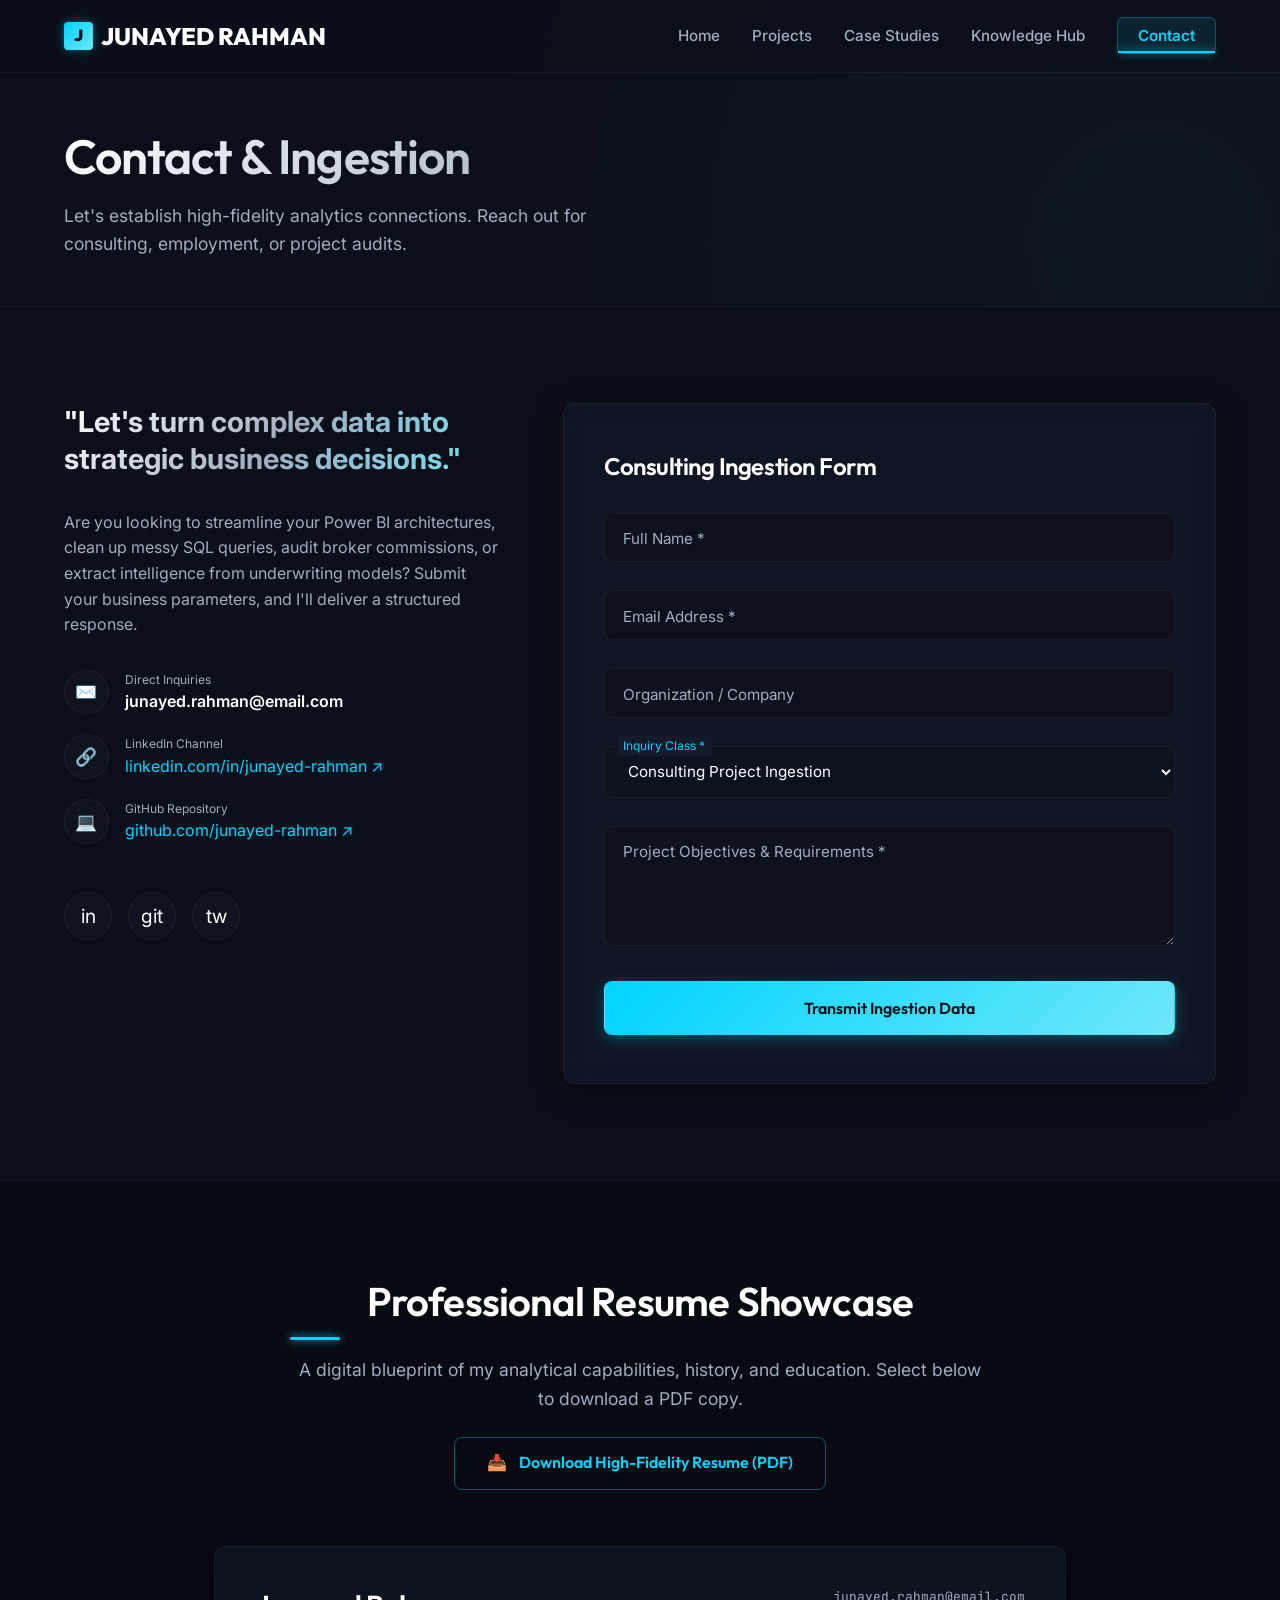
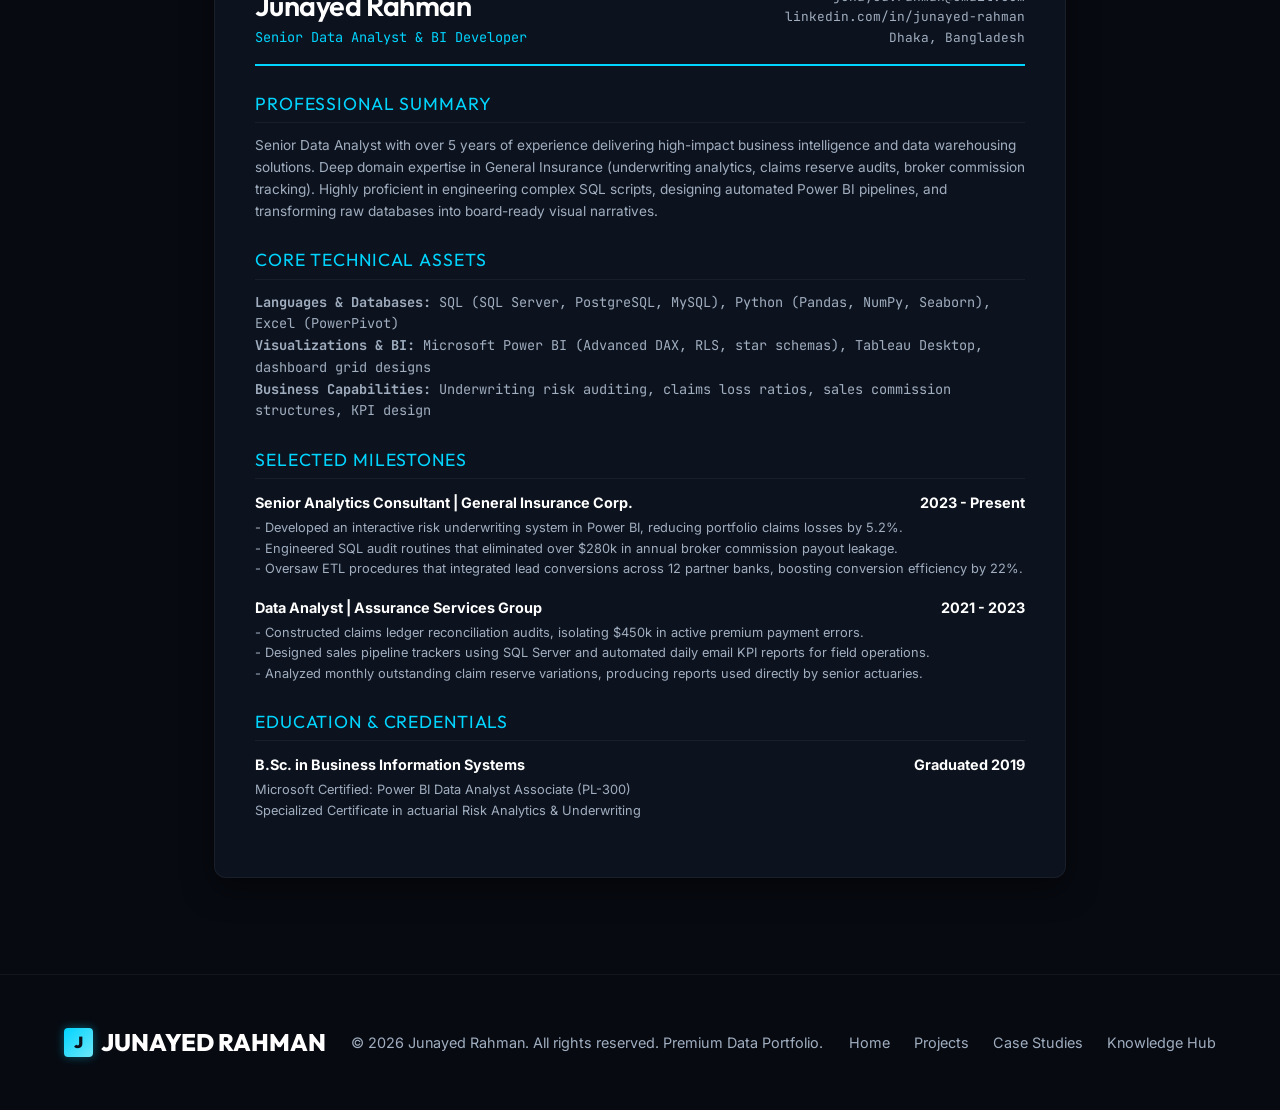
<file: contact.html>
<!DOCTYPE html>
<html lang="en">
<head>
  <meta charset="UTF-8">
  <meta name="viewport" content="width=device-width, initial-scale=1.0">
  <meta name="description" content="Get in touch with Junayed Rahman, Senior Data Analyst & Insurance BI Consultant. Submit consulting project inquiries or download his resume.">
  <title>Contact & Consulting Ingestion | Junayed Rahman</title>
  <link rel="stylesheet" href="css/style.css">
  <style>
    .contact-hero {
      background: radial-gradient(circle at 90% 80%, rgba(0, 212, 255, 0.03) 0%, transparent 60%);
      padding: 6rem 0 3rem;
      border-bottom: 1px solid var(--border);
    }
    
    /* Interactive Resume Preview styles */
    .resume-preview-card {
      background: #0D131E;
      border: 1px solid var(--border);
      border-radius: 12px;
      padding: 2.5rem;
      box-shadow: 0 10px 30px rgba(0,0,0,0.5);
      position: relative;
    }
    .res-header {
      border-bottom: 2px solid var(--accent);
      padding-bottom: 1rem;
      margin-bottom: 1.5rem;
      display: flex;
      justify-content: space-between;
      align-items: flex-end;
      flex-wrap: wrap;
      gap: 1rem;
    }
    .res-contact-info {
      text-align: right;
      font-size: 0.8rem;
      color: var(--text-secondary);
      font-family: var(--font-mono);
    }
    .res-section-title {
      font-family: var(--font-heading);
      font-size: 1.1rem;
      color: var(--accent);
      text-transform: uppercase;
      letter-spacing: 0.05em;
      margin: 1.5rem 0 0.75rem;
      border-bottom: 1px solid rgba(255,255,255,0.05);
      padding-bottom: 0.25rem;
    }
    .res-item {
      margin-bottom: 1rem;
    }
    .res-item-title-row {
      display: flex;
      justify-content: space-between;
      font-size: 0.9rem;
      font-weight: 700;
      color: var(--text-primary);
    }
    .res-item-desc {
      font-size: 0.8rem;
      color: var(--text-secondary);
      margin-top: 0.25rem;
    }
    
    @media (max-width: 768px) {
      .res-header {
        flex-direction: column;
        align-items: flex-start;
      }
      .res-contact-info {
        text-align: left;
      }
    }
  </style>
</head>
<body>

  <!-- --- NAVIGATION --- -->
  <nav class="navbar" id="navbar">
    <div class="container nav-container">
      <a href="index.html" class="logo">
        <div class="logo-symbol">J</div>
        <span>JUNAYED RAHMAN</span>
      </a>
      
      <button class="hamburger" aria-label="Toggle Navigation menu">
        <span></span>
        <span></span>
        <span></span>
      </button>

      <ul class="nav-menu">
        <li><a href="index.html" class="nav-link">Home</a></li>
        <li><a href="projects.html" class="nav-link">Projects</a></li>
        <li><a href="case-studies.html" class="nav-link">Case Studies</a></li>
        <li><a href="knowledge-hub.html" class="nav-link">Knowledge Hub</a></li>
        <li><a href="contact.html" class="nav-link active nav-cta">Contact</a></li>
      </ul>
    </div>
  </nav>

  <!-- --- CONTACT HERO --- -->
  <header class="contact-hero">
    <div class="container" style="padding-top: 2rem;">
      <h1 class="gradient-text" style="font-size: 3rem; margin-bottom: 1rem;">Contact & Ingestion</h1>
      <p style="max-width: 600px; color: var(--text-secondary); font-size: 1.1rem;">Let's establish high-fidelity analytics connections. Reach out for consulting, employment, or project audits.</p>
    </div>
  </header>

  <!-- --- CONTACT BODY SECTION --- -->
  <section class="section-padding">
    <div class="container contact-grid">
      
      <!-- Left Column: Details & CTA -->
      <div class="contact-info-column">
        <div class="contact-cta-msg gradient-text">
          "Let's turn complex data into strategic business decisions."
        </div>
        
        <p style="color:var(--text-secondary); font-size: 1rem; line-height: 1.6;">
          Are you looking to streamline your Power BI architectures, clean up messy SQL queries, audit broker commissions, or extract intelligence from underwriting models? Submit your business parameters, and I'll deliver a structured response.
        </p>

        <div class="contact-details">
          <div class="contact-item">
            <div class="contact-item-icon">✉️</div>
            <div class="contact-item-text">
              <label>Direct Inquiries</label>
              <span>junayed.rahman@email.com</span>
            </div>
          </div>

          <div class="contact-item">
            <div class="contact-item-icon">🔗</div>
            <div class="contact-item-text">
              <label>LinkedIn Channel</label>
              <a href="#" class="accent-text">linkedin.com/in/junayed-rahman ↗</a>
            </div>
          </div>

          <div class="contact-item">
            <div class="contact-item-icon">💻</div>
            <div class="contact-item-text">
              <label>GitHub Repository</label>
              <a href="#" class="accent-text">github.com/junayed-rahman ↗</a>
            </div>
          </div>
        </div>

        <div class="contact-social-links">
          <a href="#" class="social-circle-btn" aria-label="LinkedIn">in</a>
          <a href="#" class="social-circle-btn" aria-label="GitHub">git</a>
          <a href="#" class="social-circle-btn" aria-label="Twitter">tw</a>
        </div>
      </div>

      <!-- Right Column: Premium Form -->
      <div class="glass-card contact-form-card">
        <h3 style="margin-bottom: 2rem; font-size: 1.5rem;">Consulting Ingestion Form</h3>
        
        <form id="consulting-contact-form">
          <div class="form-group">
            <input type="text" id="name" name="name" class="form-input" placeholder=" " required>
            <label for="name" class="form-label">Full Name *</label>
          </div>

          <div class="form-group">
            <input type="email" id="email" name="email" class="form-input" placeholder=" " required>
            <label for="email" class="form-label">Email Address *</label>
          </div>

          <div class="form-group">
            <input type="text" id="company" name="company" class="form-input" placeholder=" ">
            <label for="company" class="form-label">Organization / Company</label>
          </div>

          <div class="form-group">
            <select id="inquiry-type" name="inquiry-type" class="form-input" style="background:#0D131E; cursor:pointer;" required>
              <option value="consulting">Consulting Project Ingestion</option>
              <option value="employment">Full-Time / Contract Placement</option>
              <option value="audit">Operational Dashboard Audit</option>
              <option value="other">General Inquiry</option>
            </select>
            <label for="inquiry-type" class="form-label" style="top: -0.6rem; left: 0.8rem; font-size: 0.75rem; background: #131A29; padding: 0 0.4rem; color: var(--accent); border-radius: 4px;">Inquiry Class *</label>
          </div>

          <div class="form-group">
            <textarea id="message" name="message" class="form-input" placeholder=" " required></textarea>
            <label for="message" class="form-label">Project Objectives & Requirements *</label>
          </div>

          <button type="submit" class="btn btn-primary" style="width: 100%; padding: 1rem;">Transmit Ingestion Data</button>
          
          <div id="form-status" class="form-status"></div>
        </form>
      </div>

    </div>
  </section>

  <!-- --- SECTION 9.5: DETAILED INTERACTIVE RESUME PREVIEW & DOWNLOAD --- -->
  <section class="section-padding" style="border-top:1px solid var(--border); background:#070A11;" id="resume-box">
    <div class="container" style="max-width: 900px;">
      <div class="section-header" style="text-align: center; margin-left: auto; margin-right: auto;">
        <h2>Professional Resume Showcase</h2>
        <p>A digital blueprint of my analytical capabilities, history, and education. Select below to download a PDF copy.</p>
        <div style="margin-top: 1.5rem;">
          <!-- Simulated elegant download action -->
          <a href="#" onclick="alert('Downloading high-fidelity resume PDF...'); return false;" class="btn btn-outline" style="gap: 0.75rem;">
            <span>📥</span> Download High-Fidelity Resume (PDF)
          </a>
        </div>
      </div>

      <!-- High-fidelity CV Preview Mockup -->
      <div class="resume-preview-card">
        <div class="res-header">
          <div>
            <h3 style="font-size: 1.8rem; color:#FFFFFF; margin-bottom: 0.25rem;">Junayed Rahman</h3>
            <p style="font-family: var(--font-mono); font-size: 0.85rem; color:var(--accent);">Senior Data Analyst & BI Developer</p>
          </div>
          <div class="res-contact-info">
            junayed.rahman@email.com<br>
            linkedin.com/in/junayed-rahman<br>
            Dhaka, Bangladesh
          </div>
        </div>

        <div class="res-section-title">Professional Summary</div>
        <p style="font-size: 0.85rem; color: var(--text-secondary); line-height: 1.6;">
          Senior Data Analyst with over 5 years of experience delivering high-impact business intelligence and data warehousing solutions. Deep domain expertise in General Insurance (underwriting analytics, claims reserve audits, broker commission tracking). Highly proficient in engineering complex SQL scripts, designing automated Power BI pipelines, and transforming raw databases into board-ready visual narratives.
        </p>

        <div class="res-section-title">Core Technical Assets</div>
        <p style="font-size: 0.85rem; color: var(--text-secondary); font-family: var(--font-mono); line-height: 1.6;">
          <strong>Languages & Databases:</strong> SQL (SQL Server, PostgreSQL, MySQL), Python (Pandas, NumPy, Seaborn), Excel (PowerPivot)<br>
          <strong>Visualizations & BI:</strong> Microsoft Power BI (Advanced DAX, RLS, star schemas), Tableau Desktop, dashboard grid designs<br>
          <strong>Business Capabilities:</strong> Underwriting risk auditing, claims loss ratios, sales commission structures, KPI design
        </p>

        <div class="res-section-title">Selected Milestones</div>
        
        <div class="res-item">
          <div class="res-item-title-row">
            <span>Senior Analytics Consultant | General Insurance Corp.</span>
            <span>2023 - Present</span>
          </div>
          <div class="res-item-desc">
            - Developed an interactive risk underwriting system in Power BI, reducing portfolio claims losses by 5.2%.<br>
            - Engineered SQL audit routines that eliminated over $280k in annual broker commission payout leakage.<br>
            - Oversaw ETL procedures that integrated lead conversions across 12 partner banks, boosting conversion efficiency by 22%.
          </div>
        </div>

        <div class="res-item">
          <div class="res-item-title-row">
            <span>Data Analyst | Assurance Services Group</span>
            <span>2021 - 2023</span>
          </div>
          <div class="res-item-desc">
            - Constructed claims ledger reconciliation audits, isolating $450k in active premium payment errors.<br>
            - Designed sales pipeline trackers using SQL Server and automated daily email KPI reports for field operations.<br>
            - Analyzed monthly outstanding claim reserve variations, producing reports used directly by senior actuaries.
          </div>
        </div>

        <div class="res-section-title">Education & Credentials</div>
        <div class="res-item">
          <div class="res-item-title-row">
            <span>B.Sc. in Business Information Systems</span>
            <span>Graduated 2019</span>
          </div>
          <p style="font-size: 0.8rem; color: var(--text-secondary); margin-top: 0.25rem;">
            Microsoft Certified: Power BI Data Analyst Associate (PL-300)<br>
            Specialized Certificate in actuarial Risk Analytics & Underwriting
          </p>
        </div>

      </div>

    </div>
  </section>

  <!-- --- FOOTER --- -->
  <footer class="footer">
    <div class="container footer-content">
      <div class="logo">
        <div class="logo-symbol">J</div>
        <span>JUNAYED RAHMAN</span>
      </div>
      <div class="footer-copy">
        &copy; 2026 Junayed Rahman. All rights reserved. Premium Data Portfolio.
      </div>
      <div class="footer-links">
        <a href="index.html" class="footer-link">Home</a>
        <a href="projects.html" class="footer-link">Projects</a>
        <a href="case-studies.html" class="footer-link">Case Studies</a>
        <a href="knowledge-hub.html" class="footer-link">Knowledge Hub</a>
      </div>
    </div>
  </footer>

  <!-- --- SCRIPTS SYSTEM --- -->
  <script src="js/main.js"></script>
</body>
</html>
</file>
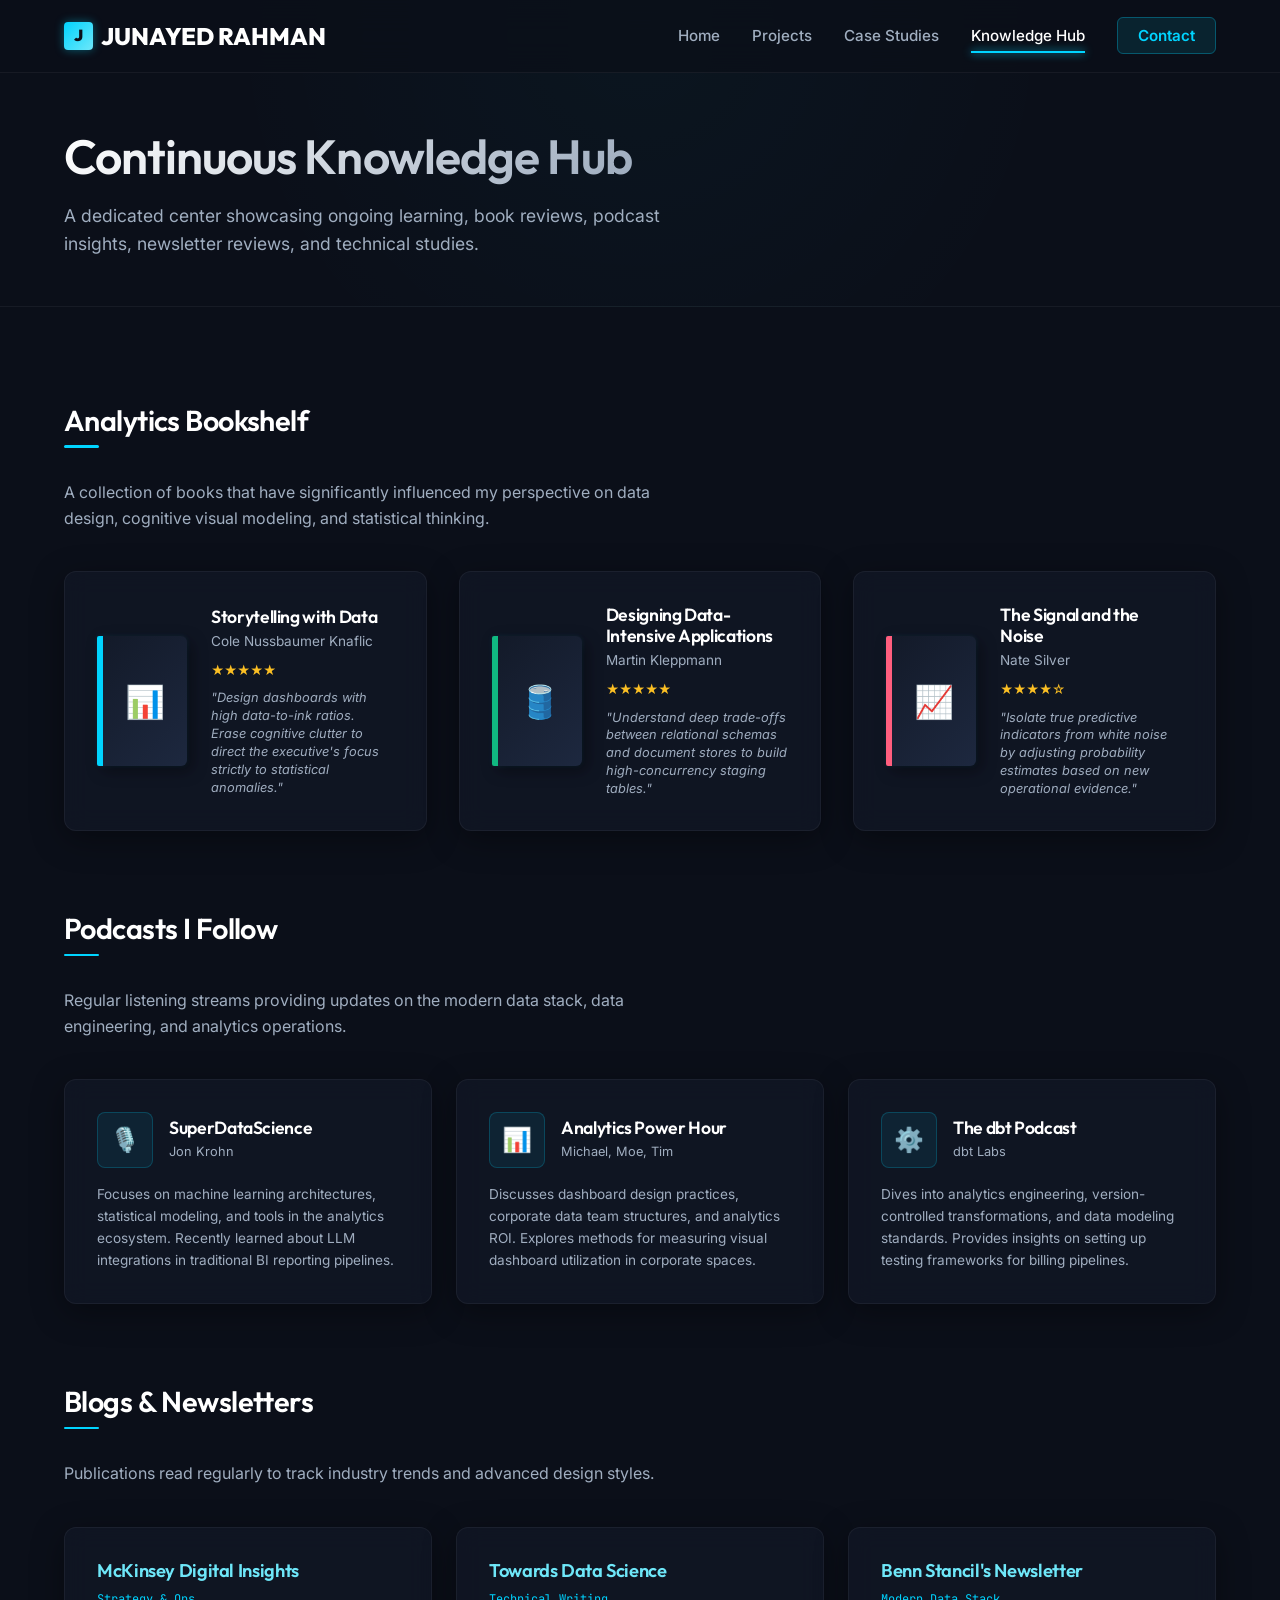
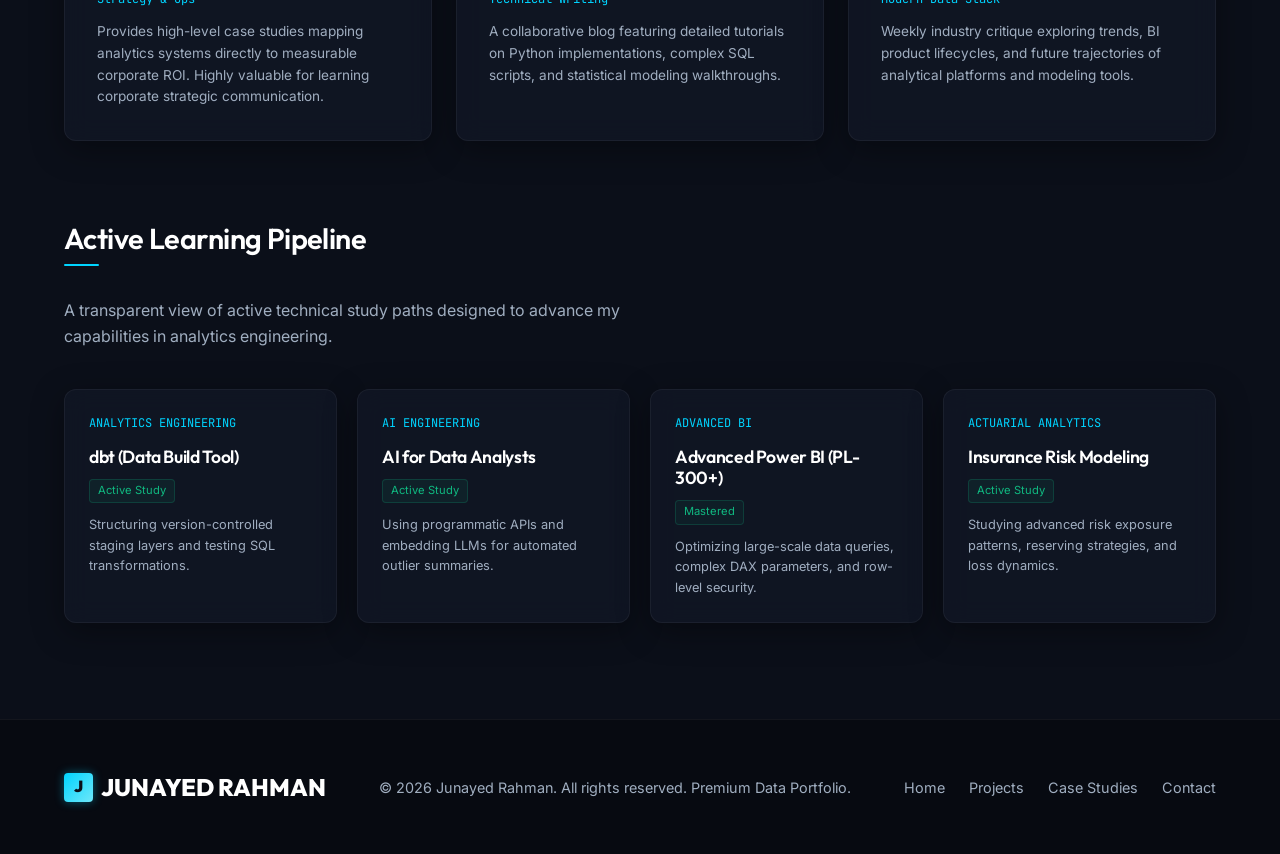
<file: knowledge-hub.html>
<!DOCTYPE html>
<html lang="en">
<head>
  <meta charset="UTF-8">
  <meta name="viewport" content="width=device-width, initial-scale=1.0">
  <meta name="description" content="Explore Junayed Rahman's continuous learning hub. Details on professional bookshelf, favorite podcasts, newsletters, and active data technology studies.">
  <title>Knowledge Hub | Junayed Rahman Portfolio</title>
  <link rel="stylesheet" href="css/style.css">
  <style>
    .hub-hero {
      background: radial-gradient(circle at 50% 10%, rgba(0, 212, 255, 0.03) 0%, transparent 60%);
      padding: 6rem 0 3rem;
      border-bottom: 1px solid var(--border);
    }
  </style>
</head>
<body>

  <!-- --- NAVIGATION --- -->
  <nav class="navbar" id="navbar">
    <div class="container nav-container">
      <a href="index.html" class="logo">
        <div class="logo-symbol">J</div>
        <span>JUNAYED RAHMAN</span>
      </a>
      
      <button class="hamburger" aria-label="Toggle Navigation menu">
        <span></span>
        <span></span>
        <span></span>
      </button>

      <ul class="nav-menu">
        <li><a href="index.html" class="nav-link">Home</a></li>
        <li><a href="projects.html" class="nav-link">Projects</a></li>
        <li><a href="case-studies.html" class="nav-link">Case Studies</a></li>
        <li><a href="knowledge-hub.html" class="nav-link active">Knowledge Hub</a></li>
        <li><a href="contact.html" class="nav-link nav-cta">Contact</a></li>
      </ul>
    </div>
  </nav>

  <!-- --- KNOWLEDGE HUB HERO --- -->
  <header class="hub-hero">
    <div class="container" style="padding-top: 2rem;">
      <h1 class="gradient-text" style="font-size: 3rem; margin-bottom: 1rem;">Continuous Knowledge Hub</h1>
      <p style="max-width: 600px; color: var(--text-secondary); font-size: 1.1rem;">A dedicated center showcasing ongoing learning, book reviews, podcast insights, newsletter reviews, and technical studies.</p>
    </div>
  </header>

  <!-- --- KNOWLEDGE SECTIONS --- -->
  <section class="section-padding">
    <div class="container">
      
      <!-- 1. Bookshelf -->
      <div class="hub-section">
        <h3>Analytics Bookshelf</h3>
        <p style="color:var(--text-secondary); margin-bottom: 2.5rem; max-width: 600px;">A collection of books that have significantly influenced my perspective on data design, cognitive visual modeling, and statistical thinking.</p>
        
        <div class="bookshelf-grid">
          
          <!-- Book 1 -->
          <div class="glass-card book-card">
            <div class="book-cover-mock" style="border-left-color: #00D4FF;">📊</div>
            <div class="book-details">
              <h4 class="book-title">Storytelling with Data</h4>
              <div class="book-author">Cole Nussbaumer Knaflic</div>
              <div class="book-rating">★★★★★</div>
              <p class="book-takeaway">"Design dashboards with high data-to-ink ratios. Erase cognitive clutter to direct the executive's focus strictly to statistical anomalies."</p>
            </div>
          </div>

          <!-- Book 2 -->
          <div class="glass-card book-card">
            <div class="book-cover-mock" style="border-left-color: #10B981;">🛢️</div>
            <div class="book-details">
              <h4 class="book-title">Designing Data-Intensive Applications</h4>
              <div class="book-author">Martin Kleppmann</div>
              <div class="book-rating">★★★★★</div>
              <p class="book-takeaway">"Understand deep trade-offs between relational schemas and document stores to build high-concurrency staging tables."</p>
            </div>
          </div>

          <!-- Book 3 -->
          <div class="glass-card book-card">
            <div class="book-cover-mock" style="border-left-color: #FF5E7E;">📈</div>
            <div class="book-details">
              <h4 class="book-title">The Signal and the Noise</h4>
              <div class="book-author">Nate Silver</div>
              <div class="book-rating">★★★★☆</div>
              <p class="book-takeaway">"Isolate true predictive indicators from white noise by adjusting probability estimates based on new operational evidence."</p>
            </div>
          </div>

        </div>
      </div>

      <!-- 2. Podcasts -->
      <div class="hub-section" style="margin-top: 5rem;">
        <h3>Podcasts I Follow</h3>
        <p style="color:var(--text-secondary); margin-bottom: 2.5rem; max-width: 600px;">Regular listening streams providing updates on the modern data stack, data engineering, and analytics operations.</p>
        
        <div class="podcasts-grid">
          
          <!-- Pod 1 -->
          <div class="glass-card podcast-card">
            <div class="pod-header">
              <div class="pod-logo-box">🎙️</div>
              <div class="pod-meta">
                <h4>SuperDataScience</h4>
                <span>Jon Krohn</span>
              </div>
            </div>
            <p class="pod-takeaway">Focuses on machine learning architectures, statistical modeling, and tools in the analytics ecosystem. Recently learned about LLM integrations in traditional BI reporting pipelines.</p>
          </div>

          <!-- Pod 2 -->
          <div class="glass-card podcast-card">
            <div class="pod-header">
              <div class="pod-logo-box">📊</div>
              <div class="pod-meta">
                <h4>Analytics Power Hour</h4>
                <span>Michael, Moe, Tim</span>
              </div>
            </div>
            <p class="pod-takeaway">Discusses dashboard design practices, corporate data team structures, and analytics ROI. Explores methods for measuring visual dashboard utilization in corporate spaces.</p>
          </div>

          <!-- Pod 3 -->
          <div class="glass-card podcast-card">
            <div class="pod-header">
              <div class="pod-logo-box">⚙️</div>
              <div class="pod-meta">
                <h4>The dbt Podcast</h4>
                <span>dbt Labs</span>
              </div>
            </div>
            <p class="pod-takeaway">Dives into analytics engineering, version-controlled transformations, and data modeling standards. Provides insights on setting up testing frameworks for billing pipelines.</p>
          </div>

        </div>
      </div>

      <!-- 3. Blogs & Newsletters -->
      <div class="hub-section" style="margin-top: 5rem;">
        <h3>Blogs & Newsletters</h3>
        <p style="color:var(--text-secondary); margin-bottom: 2.5rem; max-width: 600px;">Publications read regularly to track industry trends and advanced design styles.</p>
        
        <div class="blogs-grid">
          
          <!-- Blog 1 -->
          <div class="glass-card blog-card">
            <h4>McKinsey Digital Insights</h4>
            <span class="blog-focus">Strategy & Ops</span>
            <p class="blog-val">Provides high-level case studies mapping analytics systems directly to measurable corporate ROI. Highly valuable for learning corporate strategic communication.</p>
          </div>

          <!-- Blog 2 -->
          <div class="glass-card blog-card">
            <h4>Towards Data Science</h4>
            <span class="blog-focus">Technical Writing</span>
            <p class="blog-val">A collaborative blog featuring detailed tutorials on Python implementations, complex SQL scripts, and statistical modeling walkthroughs.</p>
          </div>

          <!-- Blog 3 -->
          <div class="glass-card blog-card">
            <h4>Benn Stancil's Newsletter</h4>
            <span class="blog-focus">Modern Data Stack</span>
            <p class="blog-val">Weekly industry critique exploring trends, BI product lifecycles, and future trajectories of analytical platforms and modeling tools.</p>
          </div>

        </div>
      </div>

      <!-- 4. Currently Learning -->
      <div class="hub-section" style="margin-top: 5rem;">
        <h3>Active Learning Pipeline</h3>
        <p style="color:var(--text-secondary); margin-bottom: 2.5rem; max-width: 600px;">A transparent view of active technical study paths designed to advance my capabilities in analytics engineering.</p>
        
        <div class="learning-grid">
          
          <div class="glass-card learning-card">
            <span class="learning-tag">Analytics Engineering</span>
            <h4 class="learning-title">dbt (Data Build Tool)</h4>
            <span class="learning-status-pill">Active Study</span>
            <p style="font-size: 0.8rem; color: var(--text-secondary);">Structuring version-controlled staging layers and testing SQL transformations.</p>
          </div>

          <div class="glass-card learning-card">
            <span class="learning-tag">AI Engineering</span>
            <h4 class="learning-title">AI for Data Analysts</h4>
            <span class="learning-status-pill">Active Study</span>
            <p style="font-size: 0.8rem; color: var(--text-secondary);">Using programmatic APIs and embedding LLMs for automated outlier summaries.</p>
          </div>

          <div class="glass-card learning-card">
            <span class="learning-tag">Advanced BI</span>
            <h4 class="learning-title">Advanced Power BI (PL-300+)</h4>
            <span class="learning-status-pill" style="color:var(--success); background:rgba(16,185,129,0.05);">Mastered</span>
            <p style="font-size: 0.8rem; color: var(--text-secondary);">Optimizing large-scale data queries, complex DAX parameters, and row-level security.</p>
          </div>

          <div class="glass-card learning-card">
            <span class="learning-tag">Actuarial Analytics</span>
            <h4 class="learning-title">Insurance Risk Modeling</h4>
            <span class="learning-status-pill">Active Study</span>
            <p style="font-size: 0.8rem; color: var(--text-secondary);">Studying advanced risk exposure patterns, reserving strategies, and loss dynamics.</p>
          </div>

        </div>
      </div>

    </div>
  </section>

  <!-- --- FOOTER --- -->
  <footer class="footer">
    <div class="container footer-content">
      <div class="logo">
        <div class="logo-symbol">J</div>
        <span>JUNAYED RAHMAN</span>
      </div>
      <div class="footer-copy">
        &copy; 2026 Junayed Rahman. All rights reserved. Premium Data Portfolio.
      </div>
      <div class="footer-links">
        <a href="index.html" class="footer-link">Home</a>
        <a href="projects.html" class="footer-link">Projects</a>
        <a href="case-studies.html" class="footer-link">Case Studies</a>
        <a href="contact.html" class="footer-link">Contact</a>
      </div>
    </div>
  </footer>

  <!-- --- SCRIPTS SYSTEM --- -->
  <script src="js/main.js"></script>
</body>
</html>
</file>
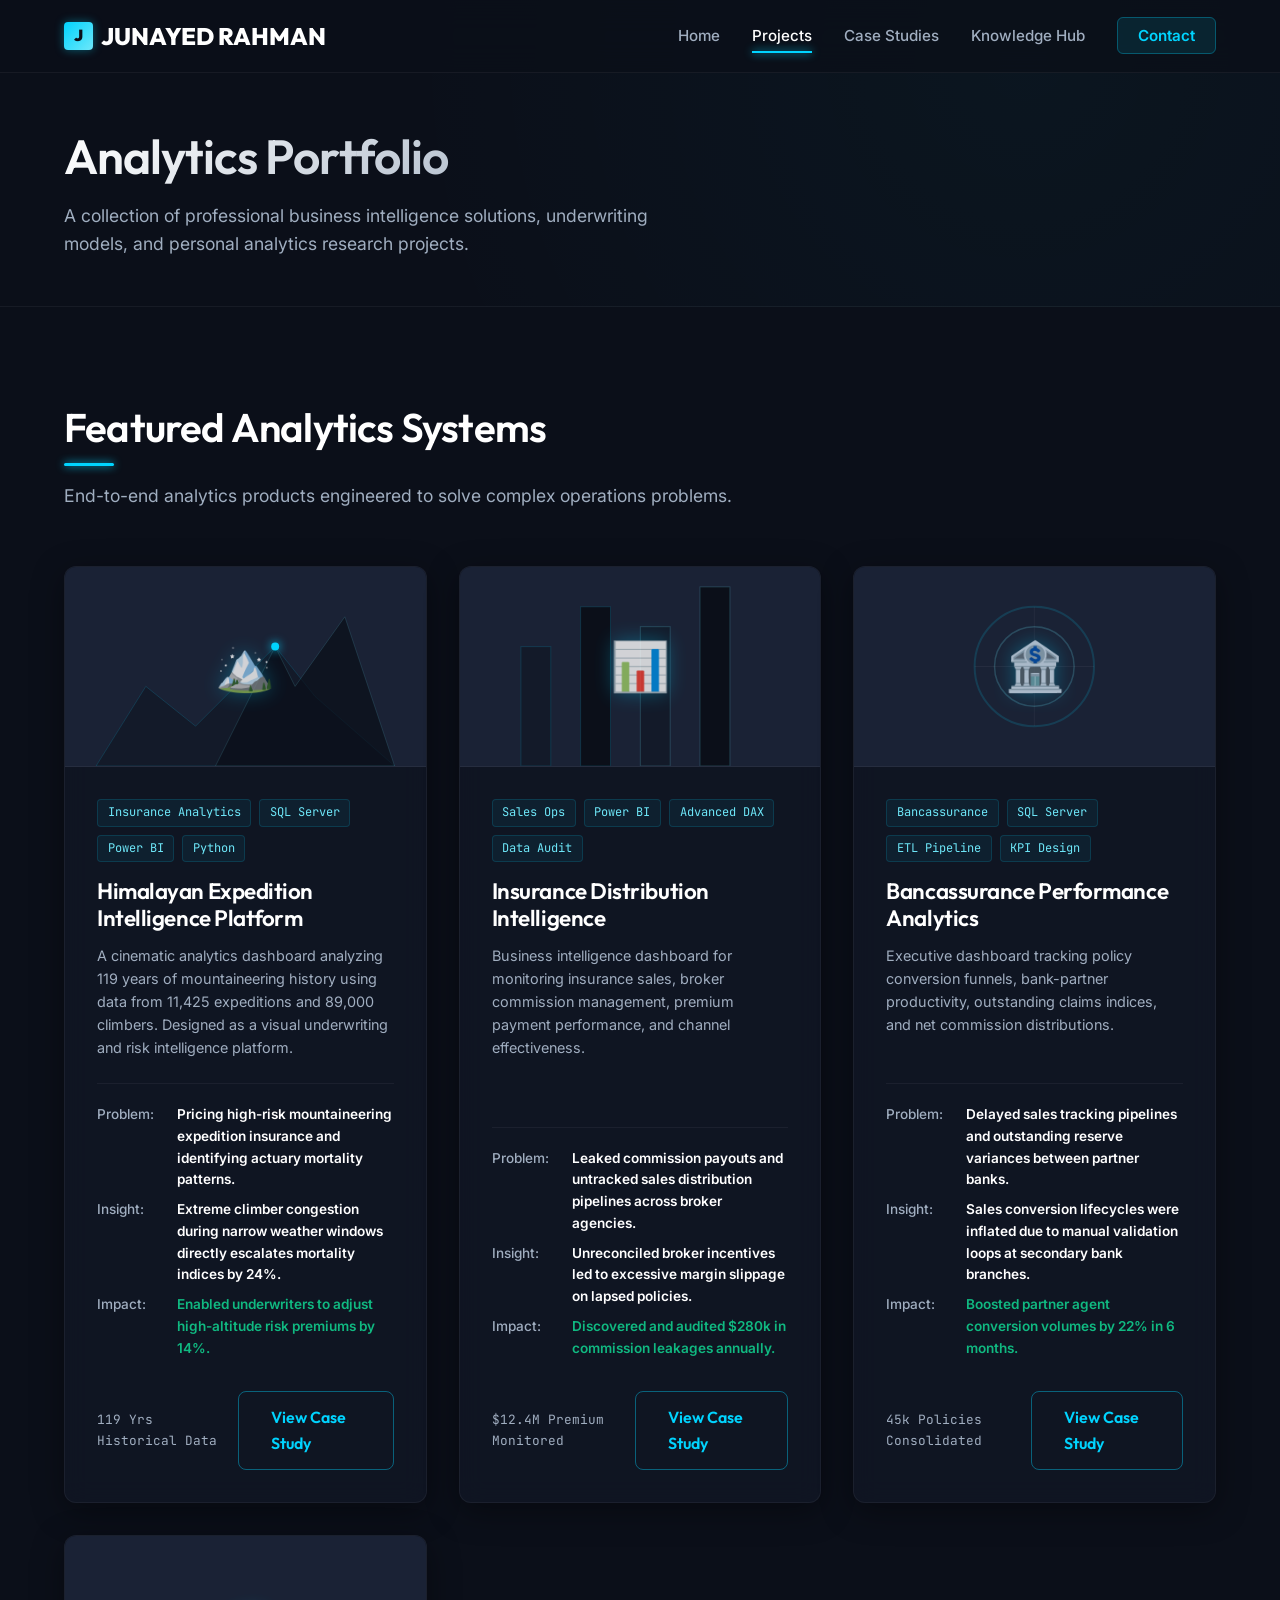
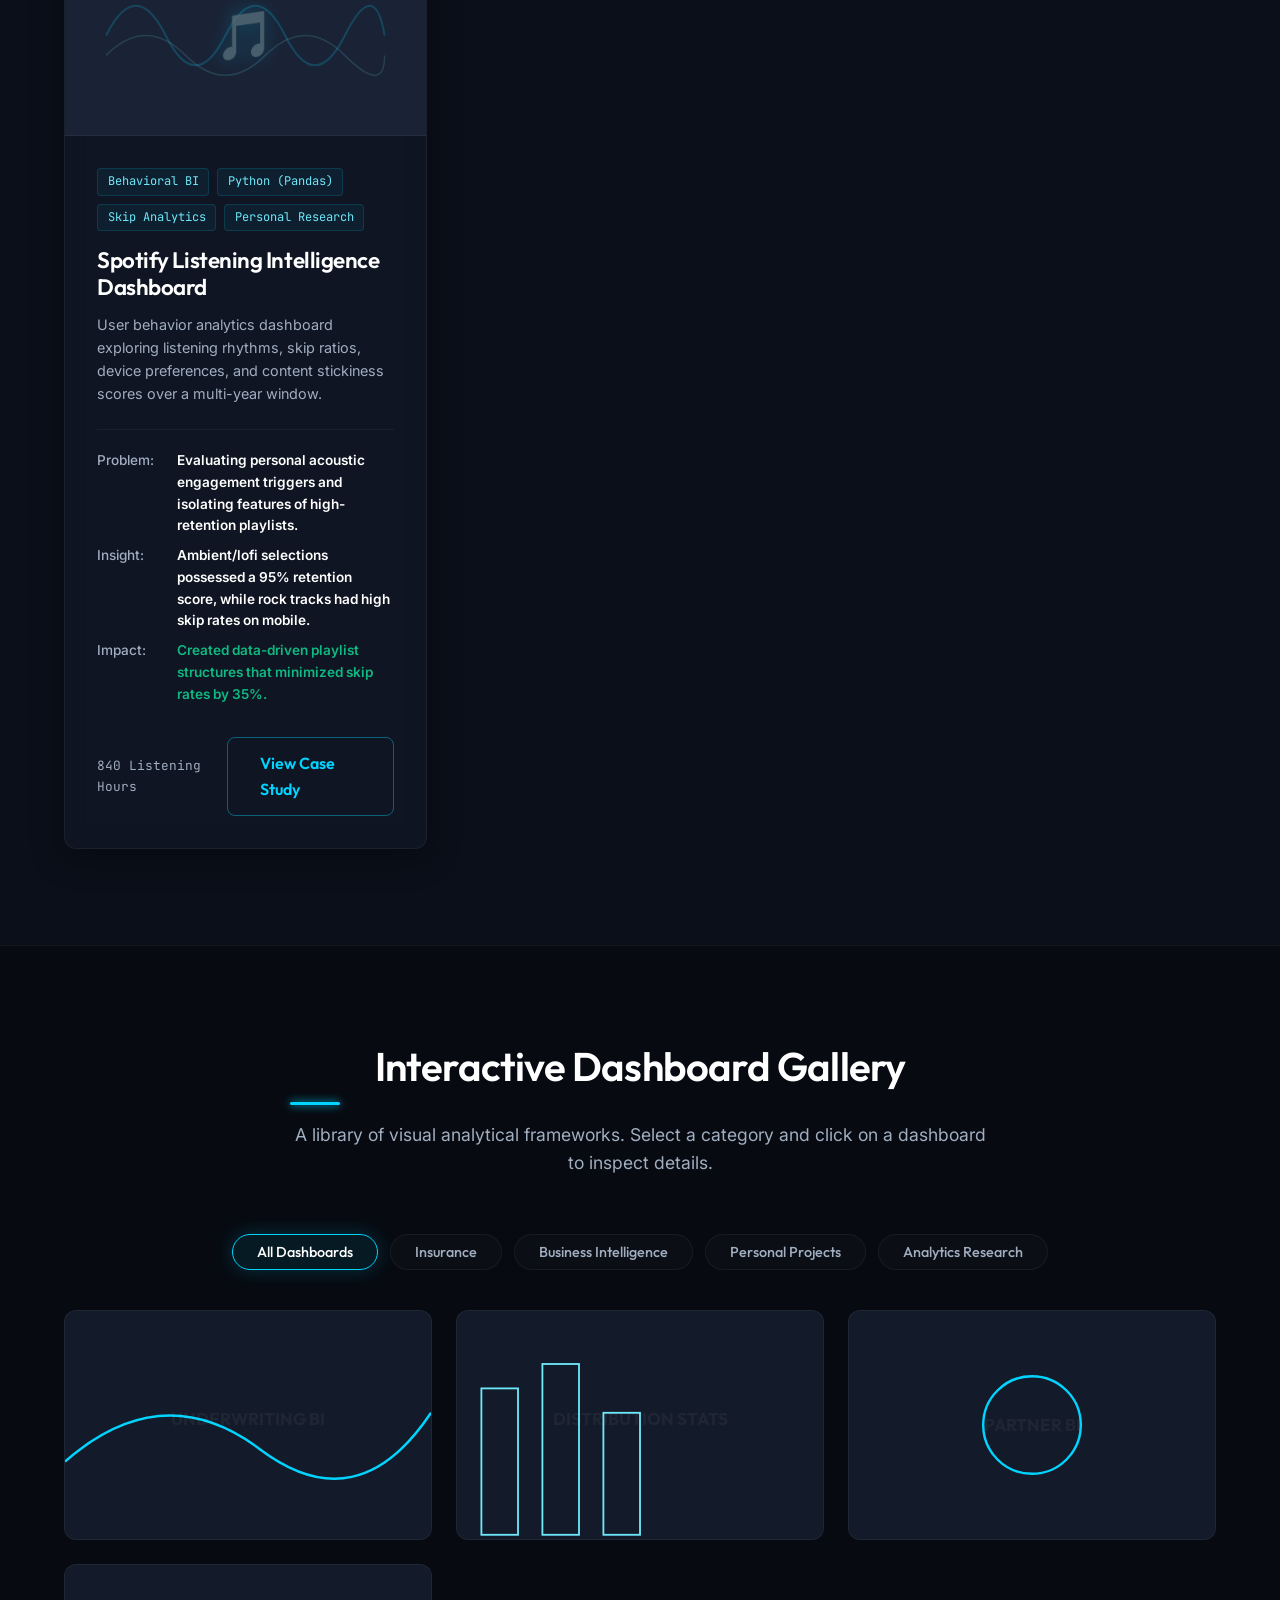
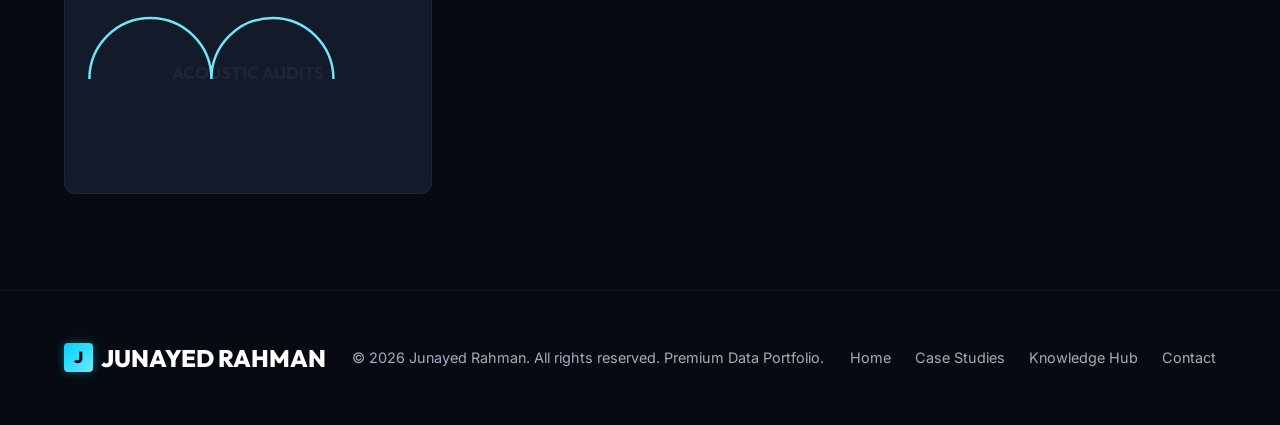
<file: projects.html>
<!DOCTYPE html>
<html lang="en">
<head>
  <meta charset="UTF-8">
  <meta name="viewport" content="width=device-width, initial-scale=1.0">
  <meta name="description" content="Explore technical analytics projects by Junayed Rahman. Specializing in Insurance Risk underwritings, Bancassurance dashboards, and Spotify behavioral research.">
  <title>Projects Showcase | Junayed Rahman Portfolio</title>
  <link rel="stylesheet" href="css/style.css">
  <style>
    /* Custom projects header and tags styling */
    .proj-hero {
      background: radial-gradient(circle at 80% 20%, rgba(0, 212, 255, 0.03) 0%, transparent 60%);
      padding: 6rem 0 3rem;
      border-bottom: 1px solid var(--border);
    }
  </style>
</head>
<body>

  <!-- --- NAVIGATION --- -->
  <nav class="navbar" id="navbar">
    <div class="container nav-container">
      <a href="index.html" class="logo">
        <div class="logo-symbol">J</div>
        <span>JUNAYED RAHMAN</span>
      </a>
      
      <button class="hamburger" aria-label="Toggle Navigation menu">
        <span></span>
        <span></span>
        <span></span>
      </button>

      <ul class="nav-menu">
        <li><a href="index.html" class="nav-link">Home</a></li>
        <li><a href="projects.html" class="nav-link active">Projects</a></li>
        <li><a href="case-studies.html" class="nav-link">Case Studies</a></li>
        <li><a href="knowledge-hub.html" class="nav-link">Knowledge Hub</a></li>
        <li><a href="contact.html" class="nav-link nav-cta">Contact</a></li>
      </ul>
    </div>
  </nav>

  <!-- --- PROJECTS HERO --- -->
  <header class="proj-hero">
    <div class="container" style="padding-top: 2rem;">
      <h1 class="gradient-text" style="font-size: 3rem; margin-bottom: 1rem;">Analytics Portfolio</h1>
      <p style="max-width: 600px; color: var(--text-secondary); font-size: 1.1rem;">A collection of professional business intelligence solutions, underwriting models, and personal analytics research projects.</p>
    </div>
  </header>

  <!-- --- PROJECTS GRID --- -->
  <section class="section-padding">
    <div class="container">
      <div class="section-header">
        <h2>Featured Analytics Systems</h2>
        <p>End-to-end analytics products engineered to solve complex operations problems.</p>
      </div>

      <div class="projects-grid">
        
        <!-- PROJECT 1: Himalayan Expedition -->
        <article class="glass-card project-card">
          <div class="project-cover">
            <!-- Dynamic mountain profile SVG -->
            <svg viewBox="0 0 300 200" class="project-cover-canvas">
              <path d="M 0 200 L 50 120 L 100 160 L 180 80 L 220 130 L 300 200 Z" fill="#131A29" stroke="rgba(0, 212, 255, 0.15)"></path>
              <path d="M 120 200 L 180 80 L 200 120 L 250 50 L 300 200 Z" fill="#0B0F19" stroke="rgba(110, 231, 249, 0.2)" opacity="0.7"></path>
              <circle cx="180" cy="80" r="4" fill="#00D4FF" style="filter: drop-shadow(0 0 5px #00D4FF);"></circle>
            </svg>
            <div class="project-cover-icon">🏔️</div>
          </div>
          <div class="project-body">
            <div class="project-tags">
              <span class="project-tag">Insurance Analytics</span>
              <span class="project-tag">SQL Server</span>
              <span class="project-tag">Power BI</span>
              <span class="project-tag">Python</span>
            </div>
            <h3 class="project-title">Himalayan Expedition Intelligence Platform</h3>
            <p class="project-desc">A cinematic analytics dashboard analyzing 119 years of mountaineering history using data from 11,425 expeditions and 89,000 climbers. Designed as a visual underwriting and risk intelligence platform.</p>
            
            <div class="project-meta">
              <div class="project-meta-row">
                <label>Problem:</label>
                <span>Pricing high-risk mountaineering expedition insurance and identifying actuary mortality patterns.</span>
              </div>
              <div class="project-meta-row">
                <label>Insight:</label>
                <span>Extreme climber congestion during narrow weather windows directly escalates mortality indices by 24%.</span>
              </div>
              <div class="project-meta-row">
                <label>Impact:</label>
                <span style="color:var(--success);">Enabled underwriters to adjust high-altitude risk premiums by 14%.</span>
              </div>
            </div>
            
            <div class="project-footer">
              <span style="font-family: var(--font-mono); font-size: 0.8rem; color: var(--text-secondary);">119 Yrs Historical Data</span>
              <a href="case-studies.html?study=himalayan" class="btn btn-outline btn-small">View Case Study</a>
            </div>
          </div>
        </article>

        <!-- PROJECT 2: Insurance Distribution -->
        <article class="glass-card project-card">
          <div class="project-cover">
            <svg viewBox="0 0 300 200" class="project-cover-canvas">
              <rect x="30" y="80" width="30" height="120" fill="#131A29" stroke="rgba(0, 212, 255, 0.15)"></rect>
              <rect x="90" y="40" width="30" height="160" fill="#0B0F19" stroke="rgba(0, 212, 255, 0.15)"></rect>
              <rect x="150" y="60" width="30" height="140" fill="#131A29" stroke="rgba(110, 231, 249, 0.2)"></rect>
              <rect x="210" y="20" width="30" height="180" fill="#0B0F19" stroke="rgba(110, 231, 249, 0.2)"></rect>
            </svg>
            <div class="project-cover-icon">📊</div>
          </div>
          <div class="project-body">
            <div class="project-tags">
              <span class="project-tag">Sales Ops</span>
              <span class="project-tag">Power BI</span>
              <span class="project-tag">Advanced DAX</span>
              <span class="project-tag">Data Audit</span>
            </div>
            <h3 class="project-title">Insurance Distribution Intelligence</h3>
            <p class="project-desc">Business intelligence dashboard for monitoring insurance sales, broker commission management, premium payment performance, and channel effectiveness.</p>
            
            <div class="project-meta">
              <div class="project-meta-row">
                <label>Problem:</label>
                <span>Leaked commission payouts and untracked sales distribution pipelines across broker agencies.</span>
              </div>
              <div class="project-meta-row">
                <label>Insight:</label>
                <span>Unreconciled broker incentives led to excessive margin slippage on lapsed policies.</span>
              </div>
              <div class="project-meta-row">
                <label>Impact:</label>
                <span style="color:var(--success);">Discovered and audited $280k in commission leakages annually.</span>
              </div>
            </div>
            
            <div class="project-footer">
              <span style="font-family: var(--font-mono); font-size: 0.8rem; color: var(--text-secondary);">$12.4M Premium Monitored</span>
              <a href="case-studies.html?study=insurance" class="btn btn-outline btn-small">View Case Study</a>
            </div>
          </div>
        </article>

        <!-- PROJECT 3: Bancassurance Performance -->
        <article class="glass-card project-card">
          <div class="project-cover">
            <svg viewBox="0 0 300 200" class="project-cover-canvas">
              <circle cx="150" cy="100" r="60" fill="none" stroke="rgba(0, 212, 255, 0.15)" stroke-width="2"></circle>
              <circle cx="150" cy="100" r="40" fill="none" stroke="rgba(110, 231, 249, 0.2)" stroke-width="1.5"></circle>
              <line x1="150" y1="40" x2="150" y2="160" stroke="rgba(255,255,255,0.05)"></line>
              <line x1="90" y1="100" x2="210" y2="100" stroke="rgba(255,255,255,0.05)"></line>
            </svg>
            <div class="project-cover-icon">🏦</div>
          </div>
          <div class="project-body">
            <div class="project-tags">
              <span class="project-tag">Bancassurance</span>
              <span class="project-tag">SQL Server</span>
              <span class="project-tag">ETL Pipeline</span>
              <span class="project-tag">KPI Design</span>
            </div>
            <h3 class="project-title">Bancassurance Performance Analytics</h3>
            <p class="project-desc">Executive dashboard tracking policy conversion funnels, bank-partner productivity, outstanding claims indices, and net commission distributions.</p>
            
            <div class="project-meta">
              <div class="project-meta-row">
                <label>Problem:</label>
                <span>Delayed sales tracking pipelines and outstanding reserve variances between partner banks.</span>
              </div>
              <div class="project-meta-row">
                <label>Insight:</label>
                <span>Sales conversion lifecycles were inflated due to manual validation loops at secondary bank branches.</span>
              </div>
              <div class="project-meta-row">
                <label>Impact:</label>
                <span style="color:var(--success);">Boosted partner agent conversion volumes by 22% in 6 months.</span>
              </div>
            </div>
            
            <div class="project-footer">
              <span style="font-family: var(--font-mono); font-size: 0.8rem; color: var(--text-secondary);">45k Policies Consolidated</span>
              <a href="case-studies.html?study=bancassurance" class="btn btn-outline btn-small">View Case Study</a>
            </div>
          </div>
        </article>

        <!-- PROJECT 4: Spotify Listening Intelligence -->
        <article class="glass-card project-card">
          <div class="project-cover">
            <svg viewBox="0 0 300 200" class="project-cover-canvas">
              <path d="M 10 100 Q 40 40 70 100 T 130 100 T 190 100 T 250 100 T 290 100" fill="none" stroke="rgba(0, 212, 255, 0.2)" stroke-width="2"></path>
              <path d="M 10 120 Q 50 80 90 120 T 170 120 T 250 120 T 290 120" fill="none" stroke="rgba(110, 231, 249, 0.15)" stroke-width="1.5"></path>
            </svg>
            <div class="project-cover-icon">🎵</div>
          </div>
          <div class="project-body">
            <div class="project-tags">
              <span class="project-tag">Behavioral BI</span>
              <span class="project-tag">Python (Pandas)</span>
              <span class="project-tag">Skip Analytics</span>
              <span class="project-tag">Personal Research</span>
            </div>
            <h3 class="project-title">Spotify Listening Intelligence Dashboard</h3>
            <p class="project-desc">User behavior analytics dashboard exploring listening rhythms, skip ratios, device preferences, and content stickiness scores over a multi-year window.</p>
            
            <div class="project-meta">
              <div class="project-meta-row">
                <label>Problem:</label>
                <span>Evaluating personal acoustic engagement triggers and isolating features of high-retention playlists.</span>
              </div>
              <div class="project-meta-row">
                <label>Insight:</label>
                <span>Ambient/lofi selections possessed a 95% retention score, while rock tracks had high skip rates on mobile.</span>
              </div>
              <div class="project-meta-row">
                <label>Impact:</label>
                <span style="color:var(--success);">Created data-driven playlist structures that minimized skip rates by 35%.</span>
              </div>
            </div>
            
            <div class="project-footer">
              <span style="font-family: var(--font-mono); font-size: 0.8rem; color: var(--text-secondary);">840 Listening Hours</span>
              <a href="case-studies.html?study=spotify" class="btn btn-outline btn-small">View Case Study</a>
            </div>
          </div>
        </article>

      </div>
    </div>
  </section>

  <!-- --- SECTION 7: INTERACTIVE DASHBOARD GALLERY --- -->
  <section class="section-padding" style="border-top: 1px solid var(--border); background: #070A11;" id="gallery">
    <div class="container">
      <div class="section-header" style="text-align: center; margin-left: auto; margin-right: auto;">
        <h2>Interactive Dashboard Gallery</h2>
        <p>A library of visual analytical frameworks. Select a category and click on a dashboard to inspect details.</p>
      </div>

      <div class="gallery-filters">
        <button class="filter-btn active" data-filter="all">All Dashboards</button>
        <button class="filter-btn" data-filter="insurance">Insurance</button>
        <button class="filter-btn" data-filter="bi">Business Intelligence</button>
        <button class="filter-btn" data-filter="personal">Personal Projects</button>
        <button class="filter-btn" data-filter="research">Analytics Research</button>
      </div>

      <div class="gallery-grid">
        
        <!-- Card 1 -->
        <div class="gallery-card" data-category="insurance" data-id="himalayan">
          <svg class="gallery-card-img" viewBox="0 0 300 180">
            <rect width="300" height="180" fill="#131A29"></rect>
            <path d="M0 120 Q 80 50 160 110 T 300 80" fill="none" stroke="#00D4FF" stroke-width="2"></path>
            <text x="150" y="90" fill="rgba(255,255,255,0.05)" font-family="var(--font-heading)" font-size="14" text-anchor="middle" font-weight="700">UNDERWRITING BI</text>
          </svg>
          <div class="gallery-overlay">
            <h3>Himalayan Risk Underwriting</h3>
            <span>Insurance / Actuary Analytics</span>
          </div>
        </div>

        <!-- Card 2 -->
        <div class="gallery-card" data-category="insurance" data-id="insurance">
          <svg class="gallery-card-img" viewBox="0 0 300 180">
            <rect width="300" height="180" fill="#131A29"></rect>
            <rect x="20" y="60" width="30" height="120" fill="none" stroke="#6EE7F9" stroke-width="1.5"></rect>
            <rect x="70" y="40" width="30" height="140" fill="none" stroke="#6EE7F9" stroke-width="1.5"></rect>
            <rect x="120" y="80" width="30" height="100" fill="none" stroke="#6EE7F9" stroke-width="1.5"></rect>
            <text x="150" y="90" fill="rgba(255,255,255,0.05)" font-family="var(--font-heading)" font-size="14" text-anchor="middle" font-weight="700">DISTRIBUTION STATS</text>
          </svg>
          <div class="gallery-overlay">
            <h3>Broker Commissions Hub</h3>
            <span>Insurance / Sales Ops</span>
          </div>
        </div>

        <!-- Card 3 -->
        <div class="gallery-card" data-category="bi" data-id="bancassurance">
          <svg class="gallery-card-img" viewBox="0 0 300 180">
            <rect width="300" height="180" fill="#131A29"></rect>
            <circle cx="150" cy="90" r="40" fill="none" stroke="#00D4FF" stroke-width="2"></circle>
            <text x="150" y="95" fill="rgba(255,255,255,0.05)" font-family="var(--font-heading)" font-size="14" text-anchor="middle" font-weight="700">PARTNER BI</text>
          </svg>
          <div class="gallery-overlay">
            <h3>Bancassurance Conversion</h3>
            <span>Business Intelligence</span>
          </div>
        </div>

        <!-- Card 4 -->
        <div class="gallery-card" data-category="personal" data-id="spotify">
          <svg class="gallery-card-img" viewBox="0 0 300 180">
            <rect width="300" height="180" fill="#131A29"></rect>
            <path d="M 20 90 A 40 40 0 0 1 120 90 A 40 40 0 0 1 220 90" fill="none" stroke="#6EE7F9" stroke-width="2"></path>
            <text x="150" y="90" fill="rgba(255,255,255,0.05)" font-family="var(--font-heading)" font-size="14" text-anchor="middle" font-weight="700">ACOUSTIC AUDITS</text>
          </svg>
          <div class="gallery-overlay">
            <h3>Spotify Acoustic Analytics</h3>
            <span>Personal Research / Python</span>
          </div>
        </div>

      </div>
    </div>
  </section>

  <!-- --- ZOOM PREVIEW MODAL OVERLAY --- -->
  <div class="gallery-modal" id="gallery-modal">
    <div class="modal-content-wrapper">
      <button class="modal-close" id="modal-close">✕ CLOSE</button>
      
      <!-- Live Dashboard Mockup drawing container inside Modal -->
      <div class="interactive-dashboard">
        <div class="id-header">
          <div class="id-title-area">
            <div class="id-title" id="modal-db-title">EXPEDITION RISK PLATFORM</div>
            <div class="id-subtitle" id="modal-db-subtitle">Mountaineering Underwriting Assessment System</div>
          </div>
          <div class="id-filters">
            <!-- Dynamic dropdown generated based on selected card -->
            <select class="id-filter-select" id="modal-db-filter">
              <option value="all">Global Portfolio</option>
            </select>
          </div>
        </div>
        <div class="id-content">
          <div class="id-stats-grid">
            <div class="id-stat-box">
              <label id="modal-kpi-1-label">Metric 1</label>
              <div class="number" id="modal-kpi-1-val">100</div>
            </div>
            <div class="id-stat-box">
              <label id="modal-kpi-2-label">Metric 2</label>
              <div class="number" id="modal-kpi-2-val">50%</div>
            </div>
            <div class="id-stat-box">
              <label id="modal-kpi-3-label">Metric 3</label>
              <div class="number" id="modal-kpi-3-val">1.2%</div>
            </div>
          </div>
          <div class="id-charts-grid">
            <div class="id-chart-card">
              <h4 id="modal-chart-1-title">Performance Trend (Line)</h4>
              <div class="id-chart-canvas-wrapper" id="modal-chart-line-container"></div>
            </div>
            <div class="id-chart-card">
              <h4 id="modal-chart-2-title">Domain Distribution (Bar)</h4>
              <div class="id-chart-canvas-wrapper" id="modal-chart-bar-container"></div>
            </div>
          </div>
        </div>
      </div>
      
      <div class="modal-caption">
        <h3 id="modal-caption-title">Expedition Underwriting Analysis</h3>
        <p id="modal-caption-desc">Interactive dashboard demo showcasing historical metrics, safety indices, and peak hazards profiles.</p>
      </div>
    </div>
  </div>

  <!-- --- FOOTER --- -->
  <footer class="footer">
    <div class="container footer-content">
      <div class="logo">
        <div class="logo-symbol">J</div>
        <span>JUNAYED RAHMAN</span>
      </div>
      <div class="footer-copy">
        &copy; 2026 Junayed Rahman. All rights reserved. Premium Data Portfolio.
      </div>
      <div class="footer-links">
        <a href="index.html" class="footer-link">Home</a>
        <a href="case-studies.html" class="footer-link">Case Studies</a>
        <a href="knowledge-hub.html" class="footer-link">Knowledge Hub</a>
        <a href="contact.html" class="footer-link">Contact</a>
      </div>
    </div>
  </footer>

  <!-- --- SCRIPTS SYSTEM --- -->
  <script src="js/main.js"></script>
  <script src="js/charts.js"></script>
  <script src="js/case-studies-data.js"></script>
  
  <!-- Gallery Specific Actions script -->
  <script>
    document.addEventListener('DOMContentLoaded', () => {
      initGalleryFilters();
      initGalleryModals();
    });

    // Gallery tab filters logic
    function initGalleryFilters() {
      const filters = document.querySelectorAll('.gallery-filters .filter-btn');
      const cards = document.querySelectorAll('.gallery-grid .gallery-card');

      filters.forEach(btn => {
        btn.addEventListener('click', () => {
          filters.forEach(b => b.classList.remove('active'));
          btn.classList.add('active');

          const category = btn.getAttribute('data-filter');

          cards.forEach(card => {
            if (category === 'all' || card.getAttribute('data-category') === category) {
              card.style.display = 'block';
              setTimeout(() => {
                card.style.opacity = '1';
                card.style.transform = 'scale(1)';
              }, 50);
            } else {
              card.style.opacity = '0';
              card.style.transform = 'scale(0.95)';
              setTimeout(() => {
                card.style.display = 'none';
              }, 300);
            }
          });
        });
      });
    }

    // Modal popup dashboard logic
    function initGalleryModals() {
      const modal = document.getElementById('gallery-modal');
      const closeBtn = document.getElementById('modal-close');
      const cards = document.querySelectorAll('.gallery-grid .gallery-card');
      const filterSelect = document.getElementById('modal-db-filter');

      let currentDashboardType = '';

      const configs = {
        himalayan: {
          title: 'HIMALAYAN RISK UNDERWRITING PLATFORM',
          subtitle: 'Historical Mountaineering Hazard Index',
          kpis: ['Total Expeditions', 'Summit Success %', 'Fatalities Index'],
          chart1: 'Decadal Expeditions Trend',
          chart2: 'Fatality Rates by Peak Height Group',
          dropdown: [
            { text: 'Global Portfolio', val: 'all' },
            { text: 'Mt. Everest (8848m)', val: 'everest' },
            { text: 'K2 (8611m)', val: 'k2' },
            { text: 'Annapurna I (8091m)', val: 'annapurna' }
          ],
          captionTitle: 'Himalayan Risk Underwriting Dashboard Model',
          captionDesc: 'A mock actuarial pricing platform analyzing mountain metrics, success metrics, and peak risk matrices from 1890 to 2026.'
        },
        insurance: {
          title: 'BROKER COMMISSIONS & DISTRIBUTION OPERATIONS',
          subtitle: 'Multi-Channel Operations and Payout Audit Pipelines',
          kpis: ['Premium Invoiced', 'Paid Broker Incentives', 'Overall Claims Ratio'],
          chart1: 'Premium Revenue Performance',
          chart2: 'Intermediaries Distribution Counts',
          dropdown: [
            { text: 'All Lines of Business', val: 'all' },
            { text: 'Motor Insurance Line', val: 'motor' },
            { text: 'Health & Medical Line', val: 'health' },
            { text: 'Commercial Property Line', val: 'property' }
          ],
          captionTitle: 'Insurance Sales Commission Auditor',
          captionDesc: 'Operational auditing dashboard identifying and reconciliation commission gaps, unpaid premium cycles, and distribution costs.'
        },
        bancassurance: {
          title: 'BANCASSURANCE FUNNELS & INTEGRATION PORTAL',
          subtitle: 'Bank Partner Conversion and Outflow Controls',
          kpis: ['Consolidated Policies', 'Partner Claims Paid', 'Agent Productivity index'],
          chart1: 'Quarterly Conversion Performance',
          chart2: 'Partner Productivity index score',
          dropdown: [
            { text: 'All Bank Channels', val: 'all' },
            { text: 'Apex Commerce Inc', val: 'apex' },
            { text: 'Elite Credit Union', val: 'elite' }
          ],
          captionTitle: 'Bancassurance Consolidation System',
          captionDesc: 'Executive reporting center representing financial conversions, lead lifecycles, and risk profiles across integration networks.'
        },
        spotify: {
          title: 'SPOTIFY ACOUSTIC ENGAGEMENT INSIGHTS',
          subtitle: 'User Audio Behavior and Retention Assessments',
          kpis: ['Cumulative Streams (Hrs)', 'Track Skip Rate %', 'Unique Songs Listened'],
          chart1: 'Hourly Playback Profiles',
          chart2: 'Top Musical Genres Preferences',
          dropdown: [
            { text: 'All Device Profiles', val: 'all' },
            { text: 'Mobile Handset app', val: 'mobile' },
            { text: 'Desktop Client playback', val: 'desktop' }
          ],
          captionTitle: 'Spotify Personal Acoustic Analytics',
          captionDesc: 'A data pipeline dashboard built in Python (Pandas) and Power BI displaying song retention triggers and device playback schedules.'
        }
      };

      cards.forEach(card => {
        card.addEventListener('click', () => {
          const dbId = card.getAttribute('data-id');
          const cfg = configs[dbId];
          if (!cfg) return;

          currentDashboardType = dbId;
          
          // Apply titles & headers
          document.getElementById('modal-db-title').textContent = cfg.title;
          document.getElementById('modal-db-subtitle').textContent = cfg.subtitle;
          
          // Apply KPI Labels
          document.getElementById('modal-kpi-1-label').textContent = cfg.kpis[0];
          document.getElementById('modal-kpi-2-label').textContent = cfg.kpis[1];
          document.getElementById('modal-kpi-3-label').textContent = cfg.kpis[2];
          
          // Apply Chart titles
          document.getElementById('modal-chart-1-title').textContent = cfg.chart1;
          document.getElementById('modal-chart-2-title').textContent = cfg.chart2;

          // Build filter options
          filterSelect.innerHTML = '';
          cfg.dropdown.forEach(opt => {
            const el = document.createElement('option');
            el.value = opt.val;
            el.textContent = opt.text;
            filterSelect.appendChild(el);
          });

          // Apply Captions
          document.getElementById('modal-caption-title').textContent = cfg.captionTitle;
          document.getElementById('modal-caption-desc').textContent = cfg.captionDesc;

          // Open Modal
          modal.classList.add('active');
          document.body.style.overflow = 'hidden';

          // Initial Render
          triggerModalDashboardRender('all');
        });
      });

      // Handle dropdown select inside modal
      filterSelect.addEventListener('change', (e) => {
        triggerModalDashboardRender(e.target.value);
      });

      function triggerModalDashboardRender(filterVal) {
        const dataSet = DashboardData[currentDashboardType].filters[filterVal] || DashboardData[currentDashboardType].filters.all;
        
        // Render metrics
        const keys = Object.keys(dataSet.kpis);
        document.getElementById('modal-kpi-1-val').textContent = dataSet.kpis[keys[0]];
        document.getElementById('modal-kpi-2-val').textContent = dataSet.kpis[keys[1]];
        document.getElementById('modal-kpi-3-val').textContent = dataSet.kpis[keys[2]];

        // Redraw SVG charts in modal containers
        Charts.drawLineChart('modal-chart-line-container', dataSet.trend.labels, dataSet.trend.data, { color: '#00D4FF' });
        Charts.drawBarChart('modal-chart-bar-container', dataSet.bars.labels, dataSet.bars.data, { color: '#6EE7F9' });
      }

      // Close modal events
      closeBtn.addEventListener('click', closeGalleryModal);
      modal.addEventListener('click', (e) => {
        if (e.target === modal) closeGalleryModal();
      });

      function closeGalleryModal() {
        modal.classList.remove('active');
        document.body.style.overflow = 'auto';
      }
    }
  </script>
</body>
</html>
</file>
<file: css/style.css>
@import url('https://fonts.googleapis.com/css2?family=Inter:wght@300;400;500;600;700&family=Outfit:wght@400;500;600;700;800&family=JetBrains+Mono:wght@400;500;600&display=swap');

/* --- DESIGN SYSTEM TOKENS --- */
:root {
  --bg-color: #0B0F19;
  --surface-card: rgba(19, 26, 41, 0.65);
  --surface-card-hover: rgba(25, 35, 56, 0.85);
  --surface-card-solid: #131A29;
  --accent: #00D4FF;
  --accent-secondary: #6EE7F9;
  --accent-rgb: 0, 212, 255;
  --text-primary: #FFFFFF;
  --text-secondary: #A0AEC0;
  --text-muted: #4A5568;
  --border: rgba(255, 255, 255, 0.05);
  --border-accent: rgba(0, 212, 255, 0.15);
  --border-accent-hover: rgba(0, 212, 255, 0.4);
  --success: #10B981;
  --danger: #FF5E7E;
  
  --font-heading: 'Outfit', sans-serif;
  --font-body: 'Inter', sans-serif;
  --font-mono: 'JetBrains Mono', monospace;
  
  --transition-smooth: all 0.3s cubic-bezier(0.4, 0, 0.2, 1);
  --transition-slow: all 0.5s cubic-bezier(0.4, 0, 0.2, 1);
  
  --glow-shadow: 0 8px 32px 0 rgba(0, 0, 0, 0.37);
  --accent-glow: 0 0 20px rgba(0, 212, 255, 0.2);
}

/* --- RESET & FOUNDATION --- */
*, *::before, *::after {
  box-sizing: border-box;
  margin: 0;
  padding: 0;
}

html {
  scroll-behavior: smooth;
  font-size: 16px;
  background-color: var(--bg-color);
  color: var(--text-primary);
  overflow-x: hidden;
}

body {
  font-family: var(--font-body);
  line-height: 1.6;
  -webkit-font-smoothing: antialiased;
  position: relative;
  background-color: var(--bg-color);
  overflow-x: hidden;
}

/* Background Ambient Glows */
body::before {
  content: '';
  position: absolute;
  top: -10%;
  left: -10%;
  width: 50%;
  height: 50%;
  background: radial-gradient(circle, rgba(0, 212, 255, 0.05) 0%, transparent 70%);
  z-index: -2;
  pointer-events: none;
}

body::after {
  content: '';
  position: absolute;
  bottom: 10%;
  right: -10%;
  width: 60%;
  height: 60%;
  background: radial-gradient(circle, rgba(110, 231, 249, 0.03) 0%, transparent 75%);
  z-index: -2;
  pointer-events: none;
}

/* --- SCROLLBAR --- */
::-webkit-scrollbar {
  width: 8px;
  height: 8px;
}
::-webkit-scrollbar-track {
  background: var(--bg-color);
}
::-webkit-scrollbar-thumb {
  background: rgba(0, 212, 255, 0.1);
  border-radius: 4px;
}
::-webkit-scrollbar-thumb:hover {
  background: rgba(0, 212, 255, 0.3);
}

/* --- TYPOGRAPHY --- */
h1, h2, h3, h4, h5, h6 {
  font-family: var(--font-heading);
  font-weight: 600;
  letter-spacing: -0.02em;
  line-height: 1.2;
}

p {
  color: var(--text-secondary);
  font-weight: 400;
}

a {
  color: inherit;
  text-decoration: none;
  transition: var(--transition-smooth);
}

.gradient-text {
  background: linear-gradient(135deg, #FFFFFF 0%, #A0AEC0 50%, var(--accent-secondary) 100%);
  -webkit-background-clip: text;
  -webkit-text-fill-color: transparent;
}

.accent-text {
  color: var(--accent);
  text-shadow: 0 0 10px rgba(0, 212, 255, 0.2);
}

/* --- LAYOUT COMPONENTS --- */
.container {
  width: 100%;
  max-width: 1200px;
  margin: 0 auto;
  padding: 0 1.5rem;
}

.section-padding {
  padding: 6rem 0;
}

@media (max-width: 768px) {
  .section-padding {
    padding: 4rem 0;
  }
}

.section-header {
  margin-bottom: 3.5rem;
  max-width: 700px;
}

.section-header h2 {
  font-size: 2.5rem;
  margin-bottom: 1rem;
  position: relative;
}

.section-header h2::after {
  content: '';
  display: block;
  width: 50px;
  height: 3px;
  background: var(--accent);
  margin-top: 0.75rem;
  border-radius: 2px;
  box-shadow: 0 0 8px var(--accent);
}

.section-header p {
  font-size: 1.1rem;
}

/* --- NAVIGATION BAR --- */
.navbar {
  position: fixed;
  top: 0;
  left: 0;
  width: 100%;
  z-index: 1000;
  background: rgba(11, 15, 25, 0.75);
  backdrop-filter: blur(16px);
  -webkit-backdrop-filter: blur(16px);
  border-bottom: 1px solid var(--border);
  transition: var(--transition-smooth);
}

.navbar.scrolled {
  padding: 0.5rem 0;
  box-shadow: 0 4px 30px rgba(0, 0, 0, 0.5);
  border-bottom: 1px solid rgba(0, 212, 255, 0.1);
}

.nav-container {
  display: flex;
  justify-content: space-between;
  align-items: center;
  height: 4.5rem;
}

.logo {
  display: flex;
  align-items: center;
  gap: 0.5rem;
  font-family: var(--font-heading);
  font-weight: 800;
  font-size: 1.5rem;
  color: var(--text-primary);
}

.logo-symbol {
  width: 1.8rem;
  height: 1.8rem;
  background: linear-gradient(135deg, var(--accent) 0%, var(--accent-secondary) 100%);
  border-radius: 4px;
  display: flex;
  align-items: center;
  justify-content: center;
  font-size: 1rem;
  color: var(--bg-color);
  font-weight: 900;
  box-shadow: 0 0 10px rgba(0, 212, 255, 0.4);
}

.nav-menu {
  display: flex;
  list-style: none;
  gap: 2rem;
  align-items: center;
}

.nav-link {
  font-size: 0.95rem;
  font-weight: 500;
  color: var(--text-secondary);
  padding: 0.5rem 0;
  position: relative;
}

.nav-link:hover, .nav-link.active {
  color: var(--text-primary);
}

.nav-link::after {
  content: '';
  position: absolute;
  bottom: 0;
  left: 0;
  width: 0;
  height: 2px;
  background: var(--accent);
  box-shadow: 0 0 8px var(--accent);
  transition: var(--transition-smooth);
}

.nav-link:hover::after, .nav-link.active::after {
  width: 100%;
}

.nav-cta {
  background: rgba(0, 212, 255, 0.1);
  border: 1px solid rgba(0, 212, 255, 0.3);
  color: var(--accent) !important;
  padding: 0.5rem 1.25rem;
  border-radius: 6px;
  font-weight: 600;
  transition: var(--transition-smooth);
}

.nav-cta:hover {
  background: var(--accent);
  color: var(--bg-color) !important;
  box-shadow: var(--accent-glow);
}

.hamburger {
  display: none;
  cursor: pointer;
  background: none;
  border: none;
  flex-direction: column;
  gap: 6px;
  width: 30px;
  height: 24px;
  justify-content: center;
  z-index: 1100;
}

.hamburger span {
  display: block;
  width: 100%;
  height: 2px;
  background-color: var(--text-primary);
  transition: var(--transition-smooth);
}

@media (max-width: 768px) {
  .hamburger {
    display: flex;
  }
  
  .nav-menu {
    position: fixed;
    top: 0;
    right: -100%;
    width: 280px;
    height: 100vh;
    background: rgba(11, 15, 25, 0.98);
    backdrop-filter: blur(20px);
    -webkit-backdrop-filter: blur(20px);
    border-left: 1px solid var(--border);
    flex-direction: column;
    padding: 6rem 2rem 2rem;
    gap: 2rem;
    transition: var(--transition-smooth);
    align-items: flex-start;
  }
  
  .nav-menu.active {
    right: 0;
  }
  
  .hamburger.active span:nth-child(1) {
    transform: translateY(8px) rotate(45deg);
  }
  .hamburger.active span:nth-child(2) {
    opacity: 0;
  }
  .hamburger.active span:nth-child(3) {
    transform: translateY(-8px) rotate(-45deg);
  }
}

/* --- GLASSMORPHISM CARDS --- */
.glass-card {
  background: var(--surface-card);
  border: 1px solid var(--border);
  border-radius: 12px;
  padding: 2rem;
  position: relative;
  overflow: hidden;
  box-shadow: var(--glow-shadow);
  backdrop-filter: blur(12px);
  -webkit-backdrop-filter: blur(12px);
  transition: var(--transition-smooth);
  z-index: 1;
}

.glass-card::before {
  content: '';
  position: absolute;
  top: 0;
  left: 0;
  right: 0;
  bottom: 0;
  background: radial-gradient(800px circle at var(--mouse-x, 0px) var(--mouse-y, 0px), rgba(0, 212, 255, 0.08), transparent 40%);
  pointer-events: none;
  z-index: -1;
  transition: opacity 0.5s ease;
  opacity: 0;
}

.glass-card:hover::before {
  opacity: 1;
}

.glass-card:hover {
  transform: translateY(-5px);
  border-color: var(--border-accent-hover);
  box-shadow: 0 12px 40px rgba(0, 212, 255, 0.05), var(--accent-glow);
}

/* --- BUTTONS --- */
.btn {
  display: inline-flex;
  align-items: center;
  justify-content: center;
  gap: 0.5rem;
  padding: 0.8rem 2rem;
  border-radius: 8px;
  font-family: var(--font-heading);
  font-weight: 600;
  font-size: 1rem;
  cursor: pointer;
  transition: var(--transition-smooth);
  border: 1px solid transparent;
}

.btn-primary {
  background: linear-gradient(135deg, var(--accent) 0%, var(--accent-secondary) 100%);
  color: var(--bg-color);
  box-shadow: 0 4px 15px rgba(0, 212, 255, 0.3);
}

.btn-primary:hover {
  box-shadow: 0 6px 25px rgba(0, 212, 255, 0.5), var(--accent-glow);
  transform: translateY(-2px);
}

.btn-secondary {
  background: rgba(255, 255, 255, 0.03);
  border-color: var(--border);
  color: var(--text-primary);
}

.btn-secondary:hover {
  background: rgba(255, 255, 255, 0.08);
  border-color: var(--border-accent);
  transform: translateY(-2px);
}

.btn-outline {
  background: transparent;
  border: 1px solid rgba(0, 212, 255, 0.4);
  color: var(--accent);
}

.btn-outline:hover {
  background: rgba(0, 212, 255, 0.05);
  border-color: var(--accent);
  box-shadow: var(--accent-glow);
  transform: translateY(-2px);
}

/* --- HERO SECTION --- */
.hero-section {
  position: relative;
  min-height: 100vh;
  display: flex;
  align-items: center;
  padding-top: 6rem;
  overflow: hidden;
  z-index: 1;
}

.hero-canvas {
  position: absolute;
  top: 0;
  left: 0;
  width: 100%;
  height: 100%;
  z-index: -1;
  pointer-events: none;
}

.hero-container {
  display: grid;
  grid-template-columns: 1.2fr 0.8fr;
  align-items: center;
  gap: 3rem;
  width: 100%;
}

.hero-content {
  max-width: 750px;
}

.hero-tagline {
  font-family: var(--font-mono);
  color: var(--accent);
  font-size: 0.95rem;
  text-transform: uppercase;
  letter-spacing: 0.15em;
  margin-bottom: 1.25rem;
  display: inline-block;
  background: rgba(0, 212, 255, 0.07);
  padding: 0.4rem 1rem;
  border-radius: 20px;
  border: 1px solid rgba(0, 212, 255, 0.15);
}

.hero-content h1 {
  font-size: 4rem;
  margin-bottom: 1rem;
  line-height: 1.1;
  font-weight: 800;
}

.hero-content .subtitle {
  font-size: 1.5rem;
  color: var(--accent-secondary);
  font-weight: 500;
  margin-bottom: 1.5rem;
}

.hero-content .lead {
  font-size: 1.15rem;
  color: var(--text-secondary);
  margin-bottom: 2.5rem;
  max-width: 600px;
}

.hero-buttons {
  display: flex;
  gap: 1.25rem;
  flex-wrap: wrap;
}

/* Dashboard Mockup Widget (Hero Right) */
.hero-dashboard-preview {
  display: flex;
  flex-direction: column;
  gap: 1rem;
  padding: 1.5rem;
  border-radius: 16px;
  background: rgba(11, 15, 25, 0.8);
  border: 1px solid rgba(0, 212, 255, 0.15);
  box-shadow: 0 20px 50px rgba(0, 0, 0, 0.6), var(--accent-glow);
  width: 100%;
  max-width: 420px;
  justify-self: center;
  position: relative;
  overflow: hidden;
  backdrop-filter: blur(10px);
}

.hero-dashboard-preview::after {
  content: '';
  position: absolute;
  top: -50%;
  left: -50%;
  width: 200%;
  height: 200%;
  background: linear-gradient(45deg, transparent 45%, rgba(0, 212, 255, 0.05) 50%, transparent 55%);
  animation: sweep 8s infinite linear;
  pointer-events: none;
}

@keyframes sweep {
  0% { transform: translate(-30%, -30%) rotate(0deg); }
  100% { transform: translate(30%, 30%) rotate(0deg); }
}

.db-header {
  display: flex;
  justify-content: space-between;
  align-items: center;
  border-bottom: 1px solid var(--border);
  padding-bottom: 0.75rem;
}

.db-title {
  font-family: var(--font-mono);
  font-size: 0.8rem;
  color: var(--text-secondary);
  display: flex;
  align-items: center;
  gap: 0.5rem;
}

.db-title span::before {
  content: '';
  display: inline-block;
  width: 8px;
  height: 8px;
  background: var(--success);
  border-radius: 50%;
  box-shadow: 0 0 6px var(--success);
}

.db-controls {
  display: flex;
  gap: 4px;
}

.db-controls span {
  width: 8px;
  height: 8px;
  border-radius: 50%;
  background: rgba(255, 255, 255, 0.15);
}

.db-grid {
  display: grid;
  grid-template-columns: 1fr 1fr;
  gap: 0.75rem;
}

.db-stat-card {
  background: rgba(255, 255, 255, 0.02);
  border: 1px solid var(--border);
  border-radius: 8px;
  padding: 0.75rem;
}

.db-stat-card label {
  font-size: 0.7rem;
  color: var(--text-secondary);
  display: block;
  margin-bottom: 0.25rem;
}

.db-stat-card .value {
  font-family: var(--font-mono);
  font-size: 1.2rem;
  font-weight: 700;
  color: var(--text-primary);
}

.db-stat-card .trend {
  font-size: 0.65rem;
  font-weight: 600;
  display: flex;
  align-items: center;
  gap: 2px;
}

.trend.up { color: var(--success); }
.trend.down { color: var(--danger); }

.db-chart-container {
  height: 120px;
  position: relative;
  margin-top: 0.5rem;
}

@media (max-width: 1024px) {
  .hero-container {
    grid-template-columns: 1fr;
    gap: 4rem;
  }
  
  .hero-dashboard-preview {
    display: none;
  }
  
  .hero-content {
    text-align: center;
    margin: 0 auto;
  }
  
  .hero-tagline {
    margin-left: auto;
    margin-right: auto;
  }
  
  .hero-content h1 {
    font-size: 3rem;
  }
  
  .hero-content .subtitle {
    font-size: 1.25rem;
  }
  
  .hero-buttons {
    justify-content: center;
  }
}

@media (max-width: 480px) {
  .hero-content h1 {
    font-size: 2.2rem;
  }
}

/* --- ANALYTICS IMPACT (KPIs) --- */
.impact-grid {
  display: grid;
  grid-template-columns: repeat(auto-fit, minmax(200px, 1fr));
  gap: 1.5rem;
}

.kpi-card {
  text-align: center;
  padding: 2.5rem 1.5rem;
}

.kpi-number {
  font-family: var(--font-mono);
  font-size: 3rem;
  font-weight: 800;
  color: var(--accent);
  line-height: 1;
  margin-bottom: 0.5rem;
  text-shadow: 0 0 15px rgba(0, 212, 255, 0.2);
}

.kpi-label {
  font-size: 0.9rem;
  text-transform: uppercase;
  letter-spacing: 0.05em;
  color: var(--text-secondary);
  font-weight: 500;
}

/* --- ABOUT ME & TIMELINE --- */
.about-grid {
  display: grid;
  grid-template-columns: 1.1fr 0.9fr;
  gap: 4rem;
  align-items: start;
}

@media (max-width: 992px) {
  .about-grid {
    grid-template-columns: 1fr;
    gap: 3.5rem;
  }
}

.about-bio {
  font-size: 1.05rem;
  color: var(--text-secondary);
}

.about-bio p {
  margin-bottom: 1.5rem;
}

.insurance-focus-grid {
  display: grid;
  grid-template-columns: 1fr 1fr;
  gap: 1rem;
  margin-top: 2rem;
}

.focus-tag {
  background: rgba(255, 255, 255, 0.02);
  border: 1px solid var(--border);
  padding: 0.75rem 1rem;
  border-radius: 8px;
  display: flex;
  align-items: center;
  gap: 0.75rem;
  transition: var(--transition-smooth);
}

.focus-tag:hover {
  background: rgba(0, 212, 255, 0.03);
  border-color: rgba(0, 212, 255, 0.2);
  transform: translateX(4px);
}

.focus-icon {
  color: var(--accent);
  font-size: 1.25rem;
}

.about-timeline {
  position: relative;
  padding-left: 2rem;
}

.about-timeline::before {
  content: '';
  position: absolute;
  left: 0.25rem;
  top: 0.5rem;
  bottom: 0.5rem;
  width: 2px;
  background: rgba(0, 212, 255, 0.15);
}

.timeline-milestone {
  position: relative;
  margin-bottom: 2rem;
}

.timeline-milestone:last-child {
  margin-bottom: 0;
}

.timeline-dot {
  position: absolute;
  left: -2rem;
  top: 0.25rem;
  width: 0.7rem;
  height: 0.7rem;
  border-radius: 50%;
  background: var(--bg-color);
  border: 2px solid var(--accent);
  box-shadow: 0 0 8px var(--accent);
  z-index: 2;
  transition: var(--transition-smooth);
}

.timeline-milestone:hover .timeline-dot {
  background: var(--accent);
  transform: scale(1.3);
}

.milestone-year {
  font-family: var(--font-mono);
  font-weight: 700;
  color: var(--accent);
  font-size: 0.9rem;
  margin-bottom: 0.25rem;
}

.milestone-title {
  font-size: 1.1rem;
  font-weight: 600;
  margin-bottom: 0.25rem;
}

.milestone-desc {
  font-size: 0.9rem;
  color: var(--text-secondary);
}

/* --- SKILLS MATRIX --- */
.skills-filter {
  display: flex;
  justify-content: center;
  gap: 1rem;
  margin-bottom: 3rem;
  flex-wrap: wrap;
}

.filter-btn {
  background: rgba(255, 255, 255, 0.02);
  border: 1px solid var(--border);
  color: var(--text-secondary);
  padding: 0.5rem 1.5rem;
  border-radius: 30px;
  font-family: var(--font-heading);
  font-weight: 500;
  font-size: 0.9rem;
  cursor: pointer;
  transition: var(--transition-smooth);
}

.filter-btn:hover, .filter-btn.active {
  background: rgba(0, 212, 255, 0.08);
  border-color: var(--accent);
  color: var(--text-primary);
  box-shadow: var(--accent-glow);
}

.skills-grid {
  display: grid;
  grid-template-columns: repeat(auto-fill, minmax(250px, 1fr));
  gap: 1.5rem;
}

.skill-card {
  padding: 1.75rem;
}

.skill-header {
  display: flex;
  justify-content: space-between;
  align-items: center;
  margin-bottom: 1.25rem;
}

.skill-name {
  font-size: 1.1rem;
  font-weight: 600;
  display: flex;
  align-items: center;
  gap: 0.5rem;
}

.skill-category {
  font-family: var(--font-mono);
  font-size: 0.7rem;
  color: var(--text-secondary);
  text-transform: uppercase;
  background: rgba(255, 255, 255, 0.05);
  padding: 0.2rem 0.5rem;
  border-radius: 4px;
}

.skill-progress-bg {
  width: 100%;
  height: 6px;
  background: rgba(255, 255, 255, 0.05);
  border-radius: 3px;
  overflow: hidden;
  margin-bottom: 0.5rem;
  position: relative;
}

.skill-progress-bar {
  height: 100%;
  background: linear-gradient(90deg, var(--accent) 0%, var(--accent-secondary) 100%);
  border-radius: 3px;
  width: 0;
  transition: width 1.5s cubic-bezier(0.1, 1, 0.1, 1);
  box-shadow: 0 0 8px rgba(0, 212, 255, 0.4);
}

.skill-desc {
  font-size: 0.85rem;
  color: var(--text-secondary);
}

/* --- FEATURED PROJECTS --- */
.projects-grid {
  display: grid;
  grid-template-columns: repeat(auto-fit, minmax(340px, 1fr));
  gap: 2rem;
}

@media (max-width: 768px) {
  .projects-grid {
    grid-template-columns: 1fr;
  }
}

.project-card {
  display: flex;
  flex-direction: column;
  height: 100%;
  padding: 0;
}

.project-cover {
  width: 100%;
  height: 200px;
  position: relative;
  overflow: hidden;
  background-color: #1A2235;
  display: flex;
  align-items: center;
  justify-content: center;
  border-bottom: 1px solid var(--border);
}

.project-cover-canvas {
  position: absolute;
  top: 0;
  left: 0;
  width: 100%;
  height: 100%;
}

.project-cover-icon {
  font-size: 3rem;
  color: var(--accent);
  opacity: 0.8;
  z-index: 2;
  text-shadow: 0 0 20px rgba(0, 212, 255, 0.4);
}

.project-body {
  padding: 2rem;
  display: flex;
  flex-direction: column;
  flex-grow: 1;
}

.project-tags {
  display: flex;
  gap: 0.5rem;
  flex-wrap: wrap;
  margin-bottom: 1rem;
}

.project-tag {
  font-family: var(--font-mono);
  font-size: 0.75rem;
  background: rgba(0, 212, 255, 0.06);
  color: var(--accent-secondary);
  border: 1px solid rgba(0, 212, 255, 0.15);
  padding: 0.2rem 0.6rem;
  border-radius: 4px;
}

.project-title {
  font-size: 1.4rem;
  margin-bottom: 0.75rem;
}

.project-desc {
  font-size: 0.9rem;
  margin-bottom: 1.5rem;
  color: var(--text-secondary);
  flex-grow: 1;
}

.project-meta {
  border-top: 1px solid var(--border);
  padding-top: 1.25rem;
  margin-bottom: 1.5rem;
  font-size: 0.85rem;
}

.project-meta-row {
  margin-bottom: 0.5rem;
  display: grid;
  grid-template-columns: 80px 1fr;
}

.project-meta-row label {
  color: var(--text-secondary);
  font-weight: 500;
}

.project-meta-row span {
  color: var(--text-primary);
  font-weight: 600;
}

.project-footer {
  display: flex;
  justify-content: space-between;
  align-items: center;
}

/* --- CASE STUDIES --- */
.case-studies-container {
  display: grid;
  grid-template-columns: 280px 1fr;
  gap: 3rem;
  align-items: start;
}

@media (max-width: 992px) {
  .case-studies-container {
    grid-template-columns: 1fr;
  }
}

.case-sidebar {
  position: sticky;
  top: 6.5rem;
  display: flex;
  flex-direction: column;
  gap: 0.5rem;
}

@media (max-width: 992px) {
  .case-sidebar {
    position: relative;
    top: 0;
    flex-direction: row;
    overflow-x: auto;
    padding-bottom: 1rem;
    margin-bottom: 2rem;
  }
}

.case-sidebar-item {
  background: transparent;
  border: 1px solid var(--border);
  color: var(--text-secondary);
  padding: 0.8rem 1.2rem;
  border-radius: 8px;
  font-family: var(--font-heading);
  font-weight: 500;
  font-size: 0.9rem;
  cursor: pointer;
  text-align: left;
  transition: var(--transition-smooth);
}

.case-sidebar-item:hover, .case-sidebar-item.active {
  background: var(--surface-card);
  border-color: var(--accent);
  color: var(--text-primary);
  box-shadow: var(--accent-glow);
}

.case-content-wrapper {
  display: flex;
  flex-direction: column;
  gap: 4rem;
}

.case-study-detail {
  display: none;
  animation: fadeIn 0.5s ease;
}

.case-study-detail.active {
  display: block;
}

@keyframes fadeIn {
  from { opacity: 0; transform: translateY(10px); }
  to { opacity: 1; transform: translateY(0); }
}

.case-header {
  margin-bottom: 2.5rem;
}

.case-header h2 {
  font-size: 2.5rem;
  margin-bottom: 0.75rem;
}

.case-header .case-meta {
  display: flex;
  gap: 1.5rem;
  font-family: var(--font-mono);
  font-size: 0.85rem;
  color: var(--accent-secondary);
  flex-wrap: wrap;
}

.case-narrative {
  display: flex;
  flex-direction: column;
  gap: 2.5rem;
}

.case-block h3 {
  font-size: 1.5rem;
  margin-bottom: 1rem;
  color: var(--accent);
  display: flex;
  align-items: center;
  gap: 0.5rem;
}

.case-block p {
  font-size: 1rem;
  margin-bottom: 1rem;
}

.case-block ul {
  list-style: none;
  padding-left: 1.5rem;
}

.case-block ul li {
  position: relative;
  margin-bottom: 0.5rem;
  color: var(--text-secondary);
}

.case-block ul li::before {
  content: '→';
  position: absolute;
  left: -1.5rem;
  color: var(--accent);
}

.sources-grid {
  display: grid;
  grid-template-columns: repeat(auto-fit, minmax(200px, 1fr));
  gap: 1rem;
}

.source-item {
  background: rgba(255, 255, 255, 0.02);
  border: 1px solid var(--border);
  padding: 1rem;
  border-radius: 8px;
  font-family: var(--font-mono);
  font-size: 0.8rem;
}

.source-item strong {
  color: var(--text-primary);
  display: block;
  margin-bottom: 0.25rem;
}

.case-visual-row {
  display: grid;
  grid-template-columns: 1.1fr 0.9fr;
  gap: 2rem;
  align-items: start;
}

@media (max-width: 992px) {
  .case-visual-row {
    grid-template-columns: 1fr;
  }
}

/* Custom Embedded Interactive Dashboard Mockup */
.interactive-dashboard {
  background: #0D131E;
  border: 1px solid rgba(0, 212, 255, 0.2);
  border-radius: 12px;
  overflow: hidden;
  box-shadow: 0 15px 30px rgba(0, 0, 0, 0.5), var(--accent-glow);
}

.id-header {
  background: #131A29;
  padding: 1rem;
  border-bottom: 1px solid var(--border);
  display: flex;
  justify-content: space-between;
  align-items: center;
  flex-wrap: wrap;
  gap: 0.75rem;
}

.id-title-area {
  display: flex;
  flex-direction: column;
}

.id-title {
  font-family: var(--font-heading);
  font-size: 1rem;
  font-weight: 700;
  display: flex;
  align-items: center;
  gap: 0.5rem;
}

.id-title::before {
  content: '';
  display: inline-block;
  width: 10px;
  height: 10px;
  background: var(--accent);
  border-radius: 2px;
  box-shadow: 0 0 6px var(--accent);
}

.id-subtitle {
  font-size: 0.7rem;
  color: var(--text-secondary);
}

.id-filters {
  display: flex;
  gap: 0.5rem;
}

.id-filter-select {
  background: #0B0F19;
  border: 1px solid var(--border);
  color: var(--text-primary);
  padding: 0.3rem 0.8rem;
  font-size: 0.75rem;
  border-radius: 4px;
  cursor: pointer;
  outline: none;
}

.id-filter-select:focus {
  border-color: var(--accent);
}

.id-content {
  padding: 1.25rem;
}

.id-stats-grid {
  display: grid;
  grid-template-columns: repeat(3, 1fr);
  gap: 1rem;
  margin-bottom: 1.25rem;
}

.id-stat-box {
  background: rgba(255, 255, 255, 0.02);
  border: 1px solid var(--border);
  padding: 0.75rem;
  border-radius: 8px;
  text-align: center;
}

.id-stat-box label {
  font-size: 0.7rem;
  color: var(--text-secondary);
  display: block;
}

.id-stat-box .number {
  font-family: var(--font-mono);
  font-size: 1.15rem;
  font-weight: 700;
  color: var(--accent);
}

.id-charts-grid {
  display: grid;
  grid-template-columns: 1.2fr 0.8fr;
  gap: 1rem;
}

@media (max-width: 768px) {
  .id-stats-grid {
    grid-template-columns: 1fr;
  }
  
  .id-charts-grid {
    grid-template-columns: 1fr;
  }
}

.id-chart-card {
  background: rgba(255, 255, 255, 0.02);
  border: 1px solid var(--border);
  border-radius: 8px;
  padding: 1rem;
}

.id-chart-card h4 {
  font-size: 0.8rem;
  color: var(--text-secondary);
  margin-bottom: 0.75rem;
  text-transform: uppercase;
  font-family: var(--font-heading);
}

.id-chart-canvas-wrapper {
  height: 150px;
  position: relative;
}

/* --- DASHBOARD GALLERY --- */
.gallery-filters {
  display: flex;
  justify-content: center;
  gap: 0.75rem;
  margin-bottom: 2.5rem;
  flex-wrap: wrap;
}

.gallery-grid {
  display: grid;
  grid-template-columns: repeat(auto-fill, minmax(280px, 1fr));
  gap: 1.5rem;
}

.gallery-card {
  position: relative;
  overflow: hidden;
  border-radius: 12px;
  border: 1px solid var(--border);
  cursor: pointer;
  aspect-ratio: 16/10;
  background-color: #131A29;
}

.gallery-card-img {
  width: 100%;
  height: 100%;
  object-fit: cover;
  transition: var(--transition-slow);
}

.gallery-overlay {
  position: absolute;
  inset: 0;
  background: linear-gradient(to top, rgba(11, 15, 25, 0.95) 0%, rgba(11, 15, 25, 0.4) 60%, transparent 100%);
  display: flex;
  flex-direction: column;
  justify-content: flex-end;
  padding: 1.5rem;
  opacity: 0;
  transition: var(--transition-smooth);
}

.gallery-card:hover .gallery-overlay {
  opacity: 1;
}

.gallery-card:hover .gallery-card-img {
  transform: scale(1.05);
}

.gallery-overlay h3 {
  font-size: 1.15rem;
  margin-bottom: 0.25rem;
}

.gallery-overlay span {
  font-family: var(--font-mono);
  font-size: 0.75rem;
  color: var(--accent);
}

/* Modal for Zoom */
.gallery-modal {
  position: fixed;
  inset: 0;
  background: rgba(11, 15, 25, 0.95);
  backdrop-filter: blur(8px);
  -webkit-backdrop-filter: blur(8px);
  z-index: 2000;
  display: flex;
  align-items: center;
  justify-content: center;
  opacity: 0;
  pointer-events: none;
  transition: var(--transition-smooth);
  padding: 2rem;
}

.gallery-modal.active {
  opacity: 1;
  pointer-events: auto;
}

.modal-content-wrapper {
  position: relative;
  max-width: 900px;
  width: 100%;
  display: flex;
  flex-direction: column;
  gap: 1rem;
}

.modal-close {
  position: absolute;
  top: -2.5rem;
  right: 0;
  background: none;
  border: none;
  color: var(--text-primary);
  font-size: 1.5rem;
  cursor: pointer;
  font-family: var(--font-heading);
}

.modal-canvas-placeholder {
  width: 100%;
  aspect-ratio: 16/9;
  border-radius: 8px;
  background: #131A29;
  border: 1px solid rgba(0, 212, 255, 0.2);
  display: flex;
  align-items: center;
  justify-content: center;
  box-shadow: 0 10px 40px rgba(0, 0, 0, 0.8), var(--accent-glow);
}

.modal-caption {
  text-align: center;
}

.modal-caption h3 {
  font-size: 1.5rem;
  margin-bottom: 0.5rem;
}

.modal-caption p {
  color: var(--text-secondary);
}

/* --- KNOWLEDGE HUB --- */
.hub-section {
  margin-bottom: 5rem;
}

.hub-section:last-child {
  margin-bottom: 0;
}

.hub-section h3 {
  font-size: 1.8rem;
  margin-bottom: 2rem;
  position: relative;
  display: inline-block;
}

.hub-section h3::after {
  content: '';
  display: block;
  width: 35px;
  height: 2.5px;
  background: var(--accent);
  margin-top: 0.5rem;
  border-radius: 2px;
}

/* Bookshelf 3D Cards */
.bookshelf-grid {
  display: grid;
  grid-template-columns: repeat(auto-fill, minmax(320px, 1fr));
  gap: 2rem;
}

.book-card {
  display: flex;
  gap: 1.5rem;
  align-items: center;
}

.book-cover-mock {
  width: 90px;
  height: 130px;
  background: linear-gradient(135deg, #131A29 0%, #1D283F 100%);
  border-left: 6px solid var(--accent);
  border-radius: 2px 6px 6px 2px;
  box-shadow: 5px 5px 15px rgba(0, 0, 0, 0.4), 0 0 5px rgba(0, 212, 255, 0.1);
  display: flex;
  align-items: center;
  justify-content: center;
  font-size: 2rem;
  flex-shrink: 0;
  transition: var(--transition-smooth);
  position: relative;
}

.book-card:hover .book-cover-mock {
  transform: rotateY(-15deg) scale(1.05);
  box-shadow: 8px 8px 25px rgba(0, 212, 255, 0.15), 0 0 10px rgba(0, 212, 255, 0.2);
}

.book-details {
  flex-grow: 1;
}

.book-title {
  font-size: 1.1rem;
  margin-bottom: 0.25rem;
}

.book-author {
  font-size: 0.85rem;
  color: var(--text-secondary);
  margin-bottom: 0.5rem;
}

.book-rating {
  color: #FBBF24;
  font-size: 0.8rem;
  margin-bottom: 0.5rem;
}

.book-takeaway {
  font-size: 0.8rem;
  color: var(--text-secondary);
  font-style: italic;
  line-height: 1.4;
}

/* Podcasts Grid */
.podcasts-grid {
  display: grid;
  grid-template-columns: repeat(auto-fill, minmax(280px, 1fr));
  gap: 1.5rem;
}

.podcast-card {
  display: flex;
  flex-direction: column;
  gap: 1rem;
}

.pod-header {
  display: flex;
  align-items: center;
  gap: 1rem;
}

.pod-logo-box {
  width: 3.5rem;
  height: 3.5rem;
  background: rgba(0, 212, 255, 0.08);
  border: 1px solid rgba(0, 212, 255, 0.2);
  border-radius: 8px;
  display: flex;
  align-items: center;
  justify-content: center;
  font-size: 1.5rem;
  color: var(--accent);
}

.pod-meta h4 {
  font-size: 1.1rem;
}

.pod-meta span {
  font-size: 0.8rem;
  color: var(--text-secondary);
}

.pod-takeaway {
  font-size: 0.85rem;
  color: var(--text-secondary);
}

/* Blogs Grid */
.blogs-grid {
  display: grid;
  grid-template-columns: repeat(auto-fill, minmax(280px, 1fr));
  gap: 1.5rem;
}

.blog-card h4 {
  font-size: 1.15rem;
  margin-bottom: 0.5rem;
  color: var(--accent-secondary);
}

.blog-focus {
  font-family: var(--font-mono);
  font-size: 0.75rem;
  color: var(--accent);
  margin-bottom: 0.75rem;
  display: block;
}

.blog-val {
  font-size: 0.85rem;
}

/* Learning grid */
.learning-grid {
  display: grid;
  grid-template-columns: repeat(auto-fill, minmax(220px, 1fr));
  gap: 1.25rem;
}

.learning-card {
  padding: 1.5rem;
  display: flex;
  flex-direction: column;
  gap: 0.75rem;
}

.learning-tag {
  font-family: var(--font-mono);
  font-size: 0.75rem;
  color: var(--accent);
  text-transform: uppercase;
}

.learning-title {
  font-size: 1.1rem;
  font-weight: 600;
}

.learning-status-pill {
  font-size: 0.7rem;
  background: rgba(16, 185, 129, 0.08);
  color: var(--success);
  border: 1px solid rgba(16, 185, 129, 0.2);
  padding: 0.15rem 0.5rem;
  border-radius: 4px;
  align-self: flex-start;
}

/* --- EXPERIENCE & CERTIFICATIONS --- */
.experience-timeline {
  position: relative;
  max-width: 800px;
  margin: 0 auto;
  padding-left: 2.5rem;
}

.experience-timeline::before {
  content: '';
  position: absolute;
  left: 0.35rem;
  top: 0.5rem;
  bottom: 0.5rem;
  width: 2px;
  background: rgba(0, 212, 255, 0.15);
}

.exp-item {
  position: relative;
  margin-bottom: 3.5rem;
}

.exp-item:last-child {
  margin-bottom: 0;
}

.exp-dot {
  position: absolute;
  left: -2.5rem;
  top: 0.4rem;
  width: 0.9rem;
  height: 0.9rem;
  border-radius: 50%;
  background: var(--bg-color);
  border: 3px solid var(--accent);
  box-shadow: 0 0 10px var(--accent);
  z-index: 2;
}

.exp-header {
  display: flex;
  justify-content: space-between;
  align-items: flex-start;
  margin-bottom: 0.75rem;
  flex-wrap: wrap;
  gap: 0.5rem;
}

.exp-role-area {
  display: flex;
  flex-direction: column;
}

.exp-role {
  font-size: 1.35rem;
  font-weight: 700;
}

.exp-company {
  font-size: 1.05rem;
  color: var(--accent-secondary);
  font-weight: 500;
}

.exp-duration {
  font-family: var(--font-mono);
  font-size: 0.85rem;
  background: rgba(255, 255, 255, 0.03);
  border: 1px solid var(--border);
  padding: 0.3rem 0.8rem;
  border-radius: 20px;
}

.exp-bullets {
  list-style: none;
  padding-left: 1.25rem;
}

.exp-bullets li {
  position: relative;
  margin-bottom: 0.5rem;
  color: var(--text-secondary);
  font-size: 0.95rem;
}

.exp-bullets li::before {
  content: '▪';
  position: absolute;
  left: -1.25rem;
  color: var(--accent);
  top: 1px;
}

/* Certifications */
.certs-grid {
  display: grid;
  grid-template-columns: repeat(auto-fill, minmax(260px, 1fr));
  gap: 1.5rem;
}

.cert-card {
  display: flex;
  gap: 1.25rem;
  align-items: center;
  padding: 1.5rem;
}

.cert-icon-box {
  width: 3.5rem;
  height: 3.5rem;
  background: rgba(0, 212, 255, 0.08);
  border: 1px solid rgba(0, 212, 255, 0.2);
  border-radius: 8px;
  display: flex;
  align-items: center;
  justify-content: center;
  font-size: 1.5rem;
  color: var(--accent);
  flex-shrink: 0;
  box-shadow: 0 0 10px rgba(0, 212, 255, 0.1);
}

.cert-details h4 {
  font-size: 1.05rem;
  margin-bottom: 0.2rem;
}

.cert-issuer {
  font-size: 0.85rem;
  color: var(--text-secondary);
  margin-bottom: 0.35rem;
}

.cert-link {
  font-family: var(--font-mono);
  font-size: 0.75rem;
  color: var(--accent);
  display: inline-flex;
  align-items: center;
  gap: 4px;
}

.cert-link:hover {
  text-decoration: underline;
}

/* --- CONTACT SECTION & FORM --- */
.contact-grid {
  display: grid;
  grid-template-columns: 0.8fr 1.2fr;
  gap: 4rem;
  align-items: start;
}

@media (max-width: 992px) {
  .contact-grid {
    grid-template-columns: 1fr;
    gap: 3.5rem;
  }
}

.contact-info-column {
  display: flex;
  flex-direction: column;
  gap: 2rem;
}

.contact-cta-msg {
  font-size: 1.8rem;
  font-weight: 700;
  line-height: 1.3;
}

.contact-details {
  display: flex;
  flex-direction: column;
  gap: 1.25rem;
}

.contact-item {
  display: flex;
  align-items: center;
  gap: 1rem;
}

.contact-item-icon {
  width: 2.8rem;
  height: 2.8rem;
  background: rgba(255, 255, 255, 0.02);
  border: 1px solid var(--border);
  border-radius: 50%;
  display: flex;
  align-items: center;
  justify-content: center;
  color: var(--accent);
  font-size: 1.1rem;
}

.contact-item-text label {
  font-size: 0.75rem;
  color: var(--text-secondary);
  display: block;
}

.contact-item-text span {
  font-weight: 600;
}

.contact-social-links {
  display: flex;
  gap: 1rem;
  margin-top: 1rem;
}

.social-circle-btn {
  width: 3rem;
  height: 3rem;
  background: rgba(255, 255, 255, 0.02);
  border: 1px solid var(--border);
  border-radius: 50%;
  display: flex;
  align-items: center;
  justify-content: center;
  font-size: 1.2rem;
  transition: var(--transition-smooth);
}

.social-circle-btn:hover {
  background: rgba(0, 212, 255, 0.08);
  border-color: var(--accent);
  color: var(--text-primary);
  box-shadow: var(--accent-glow);
  transform: translateY(-3px);
}

/* Contact Form UI */
.contact-form-card {
  padding: 3rem 2.5rem;
}

@media (max-width: 480px) {
  .contact-form-card {
    padding: 2rem 1.5rem;
  }
}

.form-group {
  margin-bottom: 1.75rem;
  position: relative;
}

.form-input {
  width: 100%;
  background: rgba(11, 15, 25, 0.5);
  border: 1px solid var(--border);
  border-radius: 8px;
  padding: 0.9rem 1.2rem;
  color: var(--text-primary);
  font-family: var(--font-body);
  font-size: 0.95rem;
  transition: var(--transition-smooth);
  outline: none;
}

textarea.form-input {
  resize: vertical;
  min-height: 120px;
}

.form-input:focus {
  border-color: var(--accent);
  box-shadow: 0 0 10px rgba(0, 212, 255, 0.1);
  background: rgba(11, 15, 25, 0.7);
}

.form-label {
  position: absolute;
  left: 1.2rem;
  top: 0.9rem;
  color: var(--text-secondary);
  pointer-events: none;
  transition: var(--transition-smooth);
  font-size: 0.95rem;
}

/* Floating Label Animation */
.form-input:focus ~ .form-label,
.form-input:not(:placeholder-shown) ~ .form-label {
  top: -0.6rem;
  left: 0.8rem;
  font-size: 0.75rem;
  background: #131A29;
  padding: 0 0.4rem;
  color: var(--accent);
  border-radius: 4px;
}

.form-input:placeholder-shown ~ .form-label {
  /* standard positioning when input is empty and unfocused */
}

.form-status {
  margin-top: 1rem;
  font-size: 0.9rem;
  display: none;
  animation: fadeIn 0.3s ease;
}

.form-status.success {
  display: block;
  color: var(--success);
}

.form-status.error {
  display: block;
  color: var(--danger);
}

/* --- FOOTER --- */
.footer {
  border-top: 1px solid var(--border);
  background: #070A11;
  padding: 3rem 0;
  text-align: center;
}

.footer-content {
  display: flex;
  justify-content: space-between;
  align-items: center;
  flex-wrap: wrap;
  gap: 1.5rem;
}

@media (max-width: 768px) {
  .footer-content {
    flex-direction: column;
  }
}

.footer-copy {
  font-size: 0.9rem;
  color: var(--text-secondary);
}

.footer-links {
  display: flex;
  gap: 1.5rem;
}

.footer-link {
  font-size: 0.9rem;
  color: var(--text-secondary);
}

.footer-link:hover {
  color: var(--accent);
}
</file>
